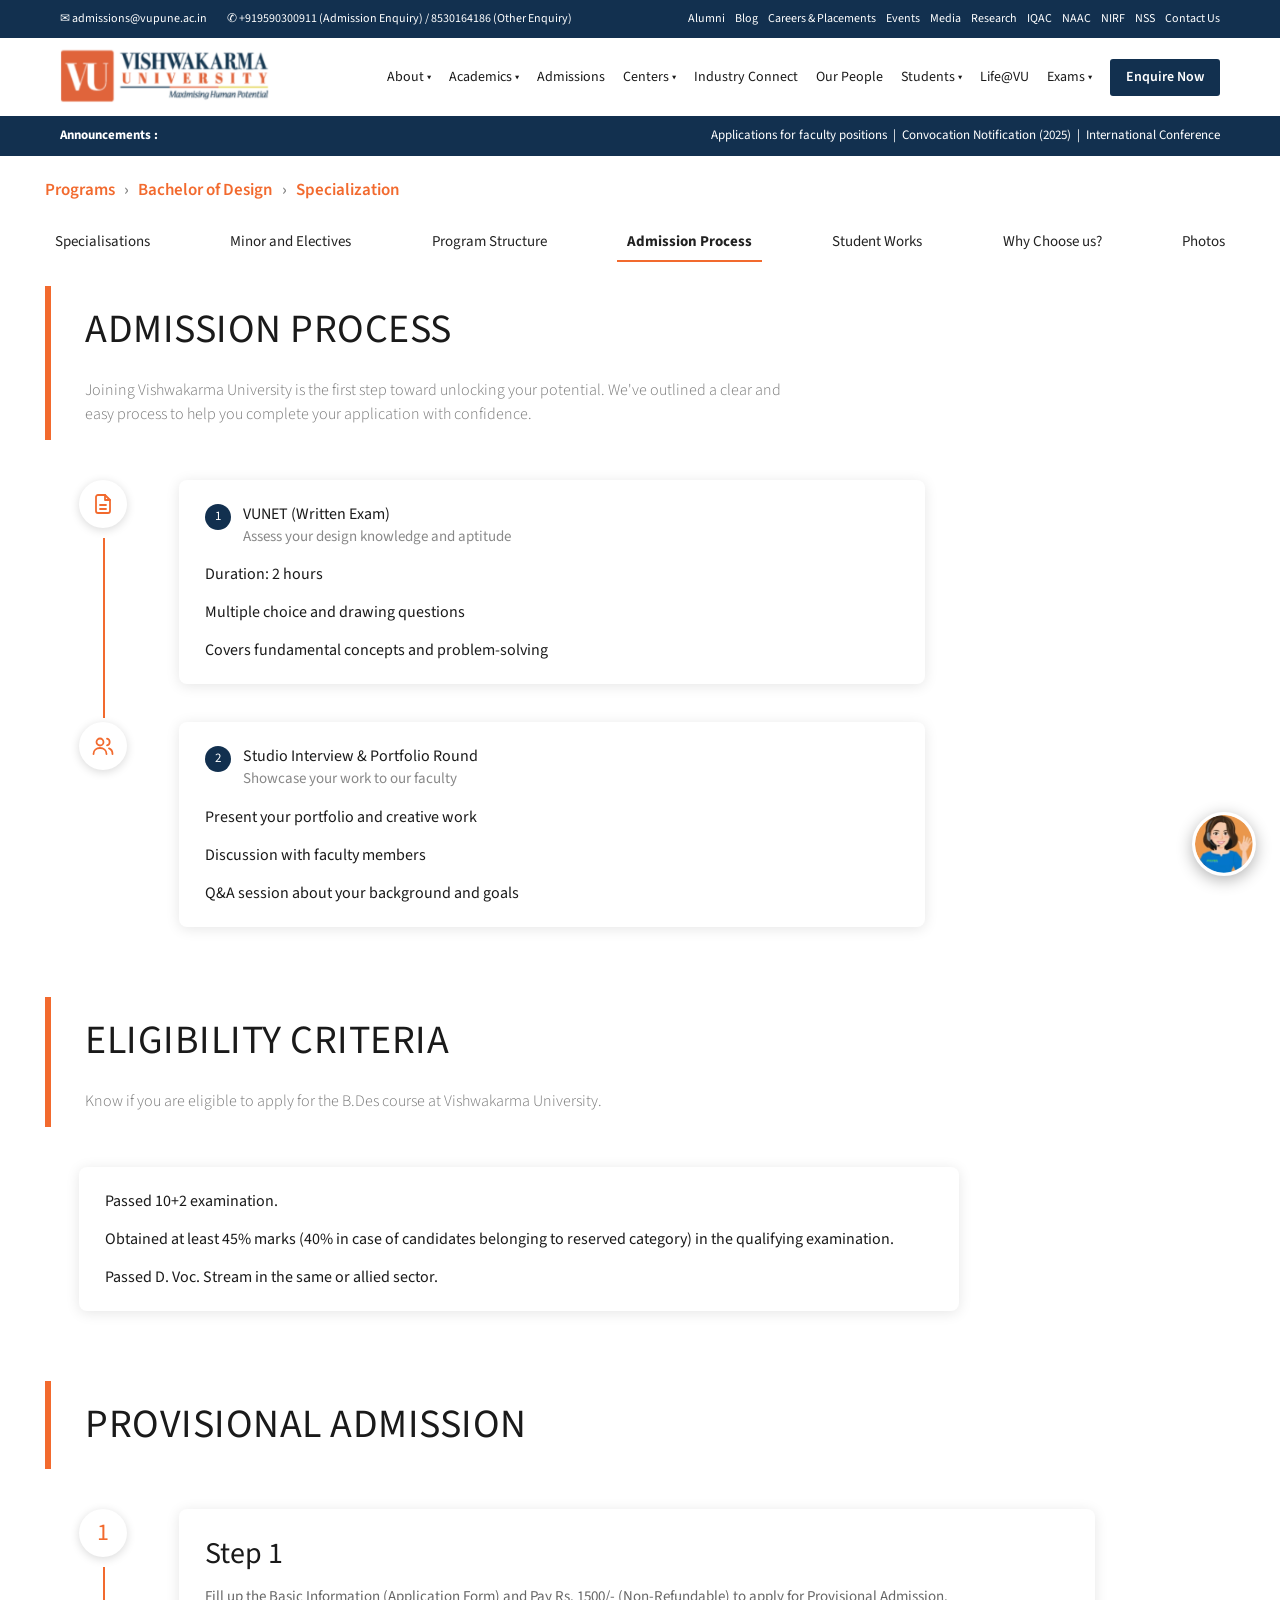
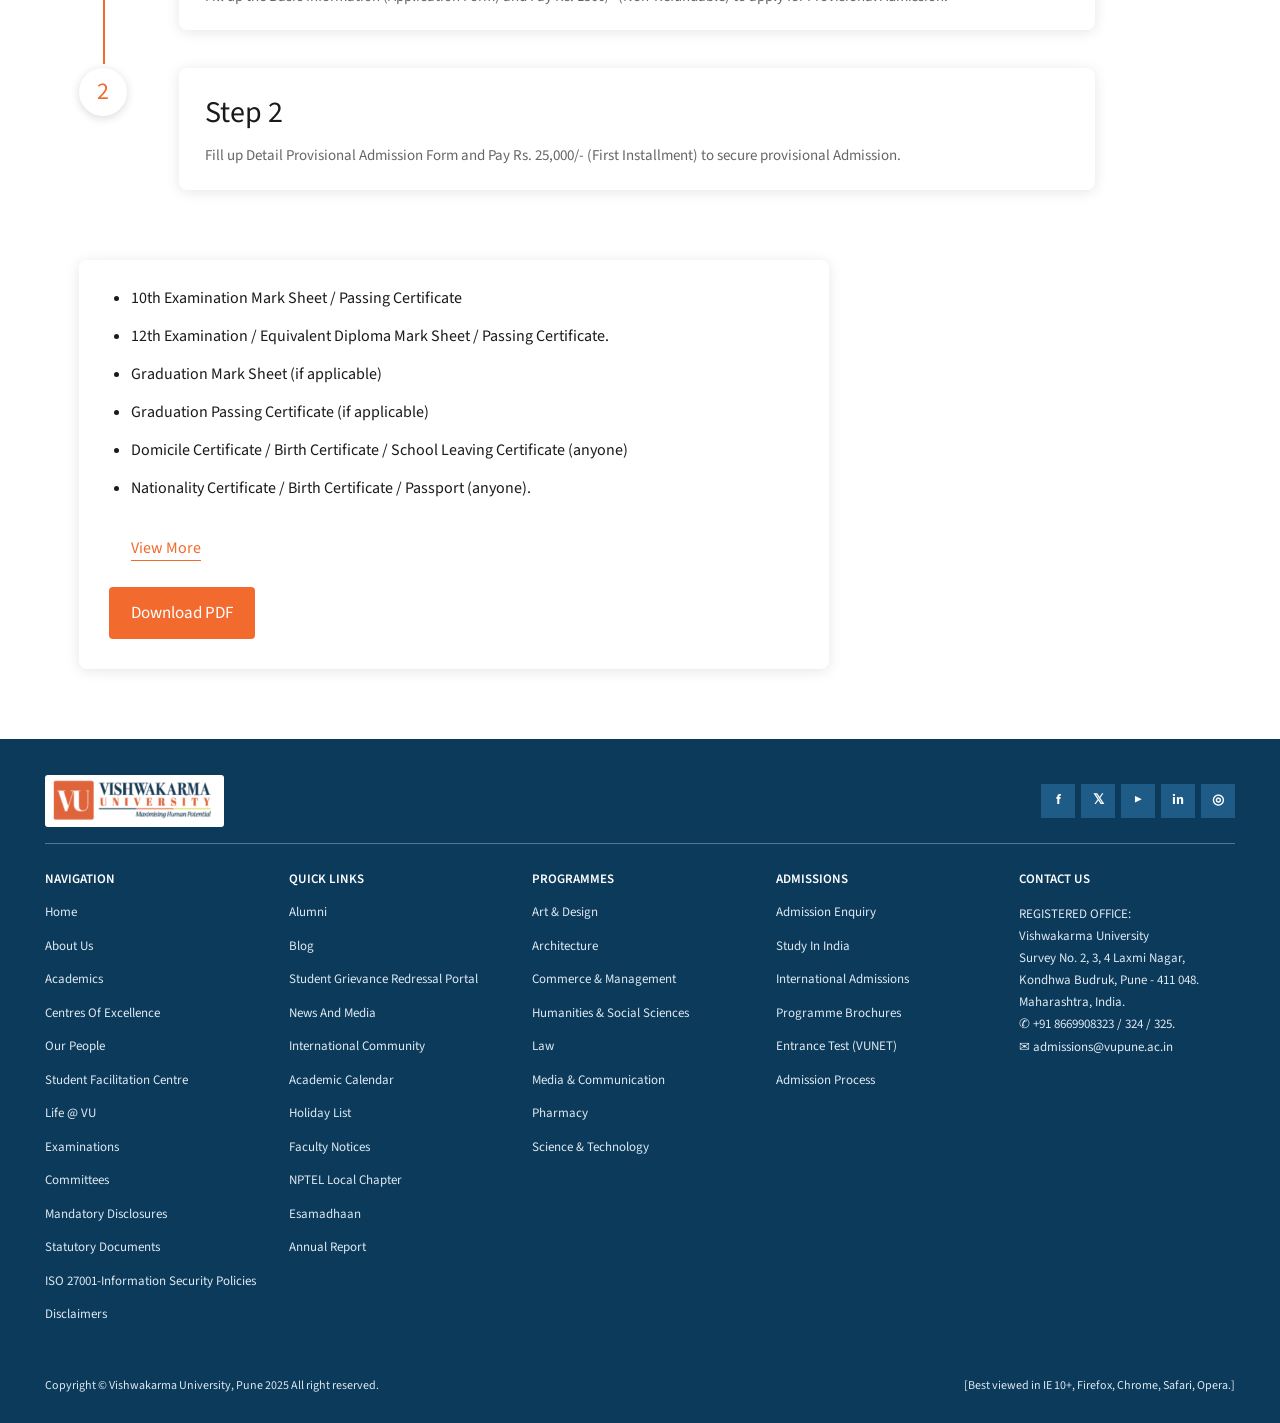
<file: pages/admission-process.html>
<!DOCTYPE html>
<html lang="en">
<head>
  <meta charset="UTF-8">
  <meta name="viewport" content="width=device-width, initial-scale=1.0">
  <title>Admission Process | B.Des | Vishwakarma University</title>
  <link href="https://fonts.googleapis.com/css2?family=Source+Sans+3:wght@300;400;600;700&display=swap" rel="stylesheet">
  <link rel="stylesheet" href="../css/admission-process.css">
</head>
<body>

  <!-- Contact strip -->
  <div class="ap-topstrip">
    <div class="ap-topstrip-left">
      <span>✉ admissions@vupune.ac.in</span>
      <span>✆ +919590300911 (Admission Enquiry) / 8530164186 (Other Enquiry)</span>
    </div>
    <div class="ap-topstrip-right">
      <a href="#">Alumni</a><a href="#">Blog</a><a href="#">Careers &amp; Placements</a><a href="#">Events</a><a href="#">Media</a><a href="#">Research</a><a href="#">IQAC</a><a href="#">NAAC</a><a href="#">NIRF</a><a href="#">NSS</a><a href="#">Contact Us</a>
    </div>
  </div>

  <!-- Main header -->
  <header class="ap-header">
    <img class="ap-logo" src="../site-assets/vu-logo.png" alt="Vishwakarma University">
    <nav class="ap-header-nav">
      <a href="#">About ▾</a><a href="#">Academics ▾</a><a href="#">Admissions</a><a href="#">Centers ▾</a><a href="#">Industry Connect</a><a href="#">Our People</a><a href="#">Students ▾</a><a href="#">Life@VU</a><a href="#">Exams ▾</a>
      <a href="#" class="ap-enquire">Enquire Now</a>
    </nav>
  </header>

  <!-- Announcement bar -->
  <div class="ap-announce">
    <strong>Announcements :</strong>
    <span>Applications for faculty positions &nbsp;|&nbsp; Convocation Notification (2025) &nbsp;|&nbsp; International Conference</span>
  </div>

  <!-- Breadcrumb -->
  <div class="ap-container">
    <div class="ap-breadcrumb">
      <a href="#">Programs</a> <span>›</span> <a href="#">Bachelor of Design</a> <span>›</span> <a href="#">Specialization</a>
    </div>

    <!-- Programme navigation -->
    <nav class="ap-prognav">
      <a href="../index.html">Specialisations</a>
      <a href="minor-electives.html">Minor and Electives</a>
      <a href="program-structure.html">Program Structure</a>
      <a href="admission-process.html" class="active">Admission Process</a>
      <a href="students-work.html">Student Works</a>
      <a href="#">Why Choose us?</a>
      <a href="photos.html">Photos</a>
    </nav>
  </div>

  <main class="ap-container">

    <!-- A. Admission Process -->
    <section class="ap-section">
      <div class="ap-heading">
        <h1>ADMISSION PROCESS</h1>
        <p>Joining Vishwakarma University is the first step toward unlocking your potential. We've outlined a clear and easy process to help you complete your application with confidence.</p>
      </div>

      <div class="ap-timeline">
        <div class="ap-step">
          <div class="ap-badge">
            <svg width="24" height="24" viewBox="0 0 24 24" fill="none" stroke="#f26a2e" stroke-width="1.8" stroke-linecap="round" stroke-linejoin="round"><path d="M14 3H7a2 2 0 0 0-2 2v14a2 2 0 0 0 2 2h10a2 2 0 0 0 2-2V8z"/><path d="M14 3v5h5"/><path d="M9 13h6M9 17h6"/></svg>
          </div>
          <div class="ap-card">
            <div class="ap-card-title"><span class="ap-num">1</span><div><h3>VUNET (Written Exam)</h3><p class="ap-sub">Assess your design knowledge and aptitude</p></div></div>
            <p>Duration: 2 hours</p>
            <p>Multiple choice and drawing questions</p>
            <p>Covers fundamental concepts and problem-solving</p>
          </div>
        </div>

        <div class="ap-step">
          <div class="ap-badge">
            <svg width="24" height="24" viewBox="0 0 24 24" fill="none" stroke="#f26a2e" stroke-width="1.8" stroke-linecap="round" stroke-linejoin="round"><circle cx="9" cy="8" r="3.5"/><path d="M2.5 20c0-3.6 2.9-6 6.5-6s6.5 2.4 6.5 6"/><path d="M16 4.6a3.5 3.5 0 0 1 0 6.8"/><path d="M18 14.3c2.2.7 3.5 2.6 3.5 5.7"/></svg>
          </div>
          <div class="ap-card">
            <div class="ap-card-title"><span class="ap-num">2</span><div><h3>Studio Interview &amp; Portfolio Round</h3><p class="ap-sub">Showcase your work to our faculty</p></div></div>
            <p>Present your portfolio and creative work</p>
            <p>Discussion with faculty members</p>
            <p>Q&amp;A session about your background and goals</p>
          </div>
        </div>
      </div>
    </section>

    <!-- D. Eligibility -->
    <section class="ap-section">
      <div class="ap-heading">
        <h1>ELIGIBILITY CRITERIA</h1>
        <p>Know if you are eligible to apply for the B.Des course at Vishwakarma University.</p>
      </div>
      <div class="ap-plain-card">
        <p>Passed 10+2 examination.</p>
        <p>Obtained at least 45% marks (40% in case of candidates belonging to reserved category) in the qualifying examination.</p>
        <p>Passed D. Voc. Stream in the same or allied sector.</p>
      </div>
    </section>

    <!-- E. Provisional Admission -->
    <section class="ap-section">
      <div class="ap-heading">
        <h1>PROVISIONAL ADMISSION</h1>
      </div>
      <div class="ap-timeline ap-timeline-wide">
        <div class="ap-step">
          <div class="ap-badge ap-badge-num">1</div>
          <div class="ap-card">
            <h2>Step 1</h2>
            <p>Fill up the Basic Information (Application Form) and Pay Rs. 1500/- (Non-Refundable) to apply for Provisional Admission.</p>
          </div>
        </div>
        <div class="ap-step">
          <div class="ap-badge ap-badge-num">2</div>
          <div class="ap-card">
            <h2>Step 2</h2>
            <p>Fill up Detail Provisional Admission Form and Pay Rs. 25,000/- (First Installment) to secure provisional Admission.</p>
          </div>
        </div>
      </div>
    </section>

    <!-- F. Document checklist -->
    <section class="ap-section">
      <div class="ap-docs">
        <ul>
          <li>10th Examination Mark Sheet / Passing Certificate</li>
          <li>12th Examination / Equivalent Diploma Mark Sheet / Passing Certificate.</li>
          <li>Graduation Mark Sheet (if applicable)</li>
          <li>Graduation Passing Certificate (if applicable)</li>
          <li>Domicile Certificate / Birth Certificate / School Leaving Certificate (anyone)</li>
          <li>Nationality Certificate / Birth Certificate / Passport (anyone).</li>
        </ul>
        <p class="ap-more-text" id="moreText">Carry original documents along with photocopies for verification.</p>
        <a href="#" class="ap-viewmore" id="viewMoreBtn">View More</a>
        <button type="button" class="ap-download" id="downloadBtn">Download PDF</button>
      </div>
    </section>
  </main>

  <!-- G. Footer -->
  <footer class="ap-footer">
    <div class="ap-footer-inner">
      <div class="ap-footer-top">
        <img class="ap-footer-logo" src="../site-assets/vu-logo.png" alt="Vishwakarma University">
        <div class="ap-social"><a href="#">f</a><a href="#">𝕏</a><a href="#">▶</a><a href="#">in</a><a href="#">◎</a></div>
      </div>
      <div class="ap-footer-cols">
        <div><h4>NAVIGATION</h4><a href="#">Home</a><a href="#">About Us</a><a href="#">Academics</a><a href="#">Centres Of Excellence</a><a href="#">Our People</a><a href="#">Student Facilitation Centre</a><a href="#">Life @ VU</a><a href="#">Examinations</a><a href="#">Committees</a><a href="#">Mandatory Disclosures</a><a href="#">Statutory Documents</a><a href="#">ISO 27001-Information Security Policies</a><a href="#">Disclaimers</a></div>
        <div><h4>QUICK LINKS</h4><a href="#">Alumni</a><a href="#">Blog</a><a href="#">Student Grievance Redressal Portal</a><a href="#">News And Media</a><a href="#">International Community</a><a href="#">Academic Calendar</a><a href="#">Holiday List</a><a href="#">Faculty Notices</a><a href="#">NPTEL Local Chapter</a><a href="#">Esamadhaan</a><a href="#">Annual Report</a></div>
        <div><h4>PROGRAMMES</h4><a href="#">Art &amp; Design</a><a href="#">Architecture</a><a href="#">Commerce &amp; Management</a><a href="#">Humanities &amp; Social Sciences</a><a href="#">Law</a><a href="#">Media &amp; Communication</a><a href="#">Pharmacy</a><a href="#">Science &amp; Technology</a></div>
        <div><h4>ADMISSIONS</h4><a href="#">Admission Enquiry</a><a href="#">Study In India</a><a href="#">International Admissions</a><a href="#">Programme Brochures</a><a href="#">Entrance Test (VUNET)</a><a href="admission-process.html">Admission Process</a></div>
        <div class="ap-contact">
          <h4>CONTACT US</h4>
          <p>REGISTERED OFFICE:<br>Vishwakarma University<br>Survey No. 2, 3, 4 Laxmi Nagar, Kondhwa Budruk, Pune - 411 048. Maharashtra, India.<br>✆ +91 8669908323 / 324 / 325.<br>✉ admissions@vupune.ac.in</p>
          <iframe title="Map" loading="lazy" src="https://maps.google.com/maps?q=Vishwakarma+University+Pune&output=embed"></iframe>
        </div>
      </div>
    </div>
    <div class="ap-footer-bottom">
      <span>Copyright © Vishwakarma University, Pune 2025 All right reserved.</span>
      <span>[Best viewed in IE 10+, Firefox, Chrome, Safari, Opera.]</span>
    </div>
  </footer>

  <!-- Vidya floating assistant -->
  <button type="button" class="vidya-fab" id="vidyaFab" aria-label="Open Vidya chat">
    <img src="../Images%20and%20assets/vidya.png" alt="Vidya">
  </button>

  <div class="vidya-panel" id="vidyaPanel" aria-hidden="true">
    <div class="vidya-header">
      <img src="../Images%20and%20assets/VidyaChat.png" alt="Vidya">
      <div class="vidya-title"><strong>Vidya</strong><small>Virtual assistant</small></div>
      <button type="button" class="vidya-close" id="vidyaClose" aria-label="Close chat">×</button>
    </div>
    <div class="vidya-messages" id="vidyaMessages">
      <div class="vidya-msg bot">Hello, I am Vidya, your Virtual Admissions Counsellor. Let's Talk!</div>
    </div>
    <div class="vidya-input">
      <input type="text" id="vidyaInput" placeholder="Ask Vidya..." autocomplete="off">
      <button type="button" id="vidyaSend" aria-label="Send message">➤</button>
    </div>
  </div>

 <script>
document.addEventListener("DOMContentLoaded", function () {
  var fab = document.getElementById("vidyaFab");
  var panel = document.getElementById("vidyaPanel");
  var closeBtn = document.getElementById("vidyaClose");
  var messages = document.getElementById("vidyaMessages");
  var input = document.getElementById("vidyaInput");
  var sendBtn = document.getElementById("vidyaSend");

  function openChat() {
    panel.classList.add("open");
    panel.setAttribute("aria-hidden", "false");
    input.focus();
  }
  function closeChat() {
    panel.classList.remove("open");
    panel.setAttribute("aria-hidden", "true");
  }
  function addMessage(text, who) {
    var div = document.createElement("div");
    div.className = "vidya-msg " + who;
    div.textContent = text;
    messages.appendChild(div);
    messages.scrollTop = messages.scrollHeight;
  }
  function sendMessage() {
    var text = input.value.trim();
    if (text === "") return;
    addMessage(text, "user");
    input.value = "";
    setTimeout(function () {
      addMessage("Thank you for your question! An admissions counsellor will get back to you soon. For urgent queries, please call +91 9590300911.", "bot");
    }, 600);
  }

  fab.addEventListener("click", function (e) {
    e.stopPropagation();
    if (panel.classList.contains("open")) { closeChat(); } else { openChat(); }
  });
  closeBtn.addEventListener("click", closeChat);
  panel.addEventListener("click", function (e) { e.stopPropagation(); });
  document.addEventListener("click", closeChat);
  document.addEventListener("keydown", function (e) {
    if (e.key === "Escape") closeChat();
  });
  sendBtn.addEventListener("click", sendMessage);
  input.addEventListener("keydown", function (e) {
    if (e.key === "Enter") sendMessage();
  });

  var moreBtn = document.getElementById("viewMoreBtn");
  var moreText = document.getElementById("moreText");
  moreBtn.addEventListener("click", function (e) {
    e.preventDefault();
    moreText.classList.toggle("show");
    moreBtn.textContent = moreText.classList.contains("show") ? "View Less" : "View More";
  });

  document.getElementById("downloadBtn").addEventListener("click", function () {
    alert("The admission checklist PDF will be available soon.");
  });
});
</script>
</body>
</html>
</file>
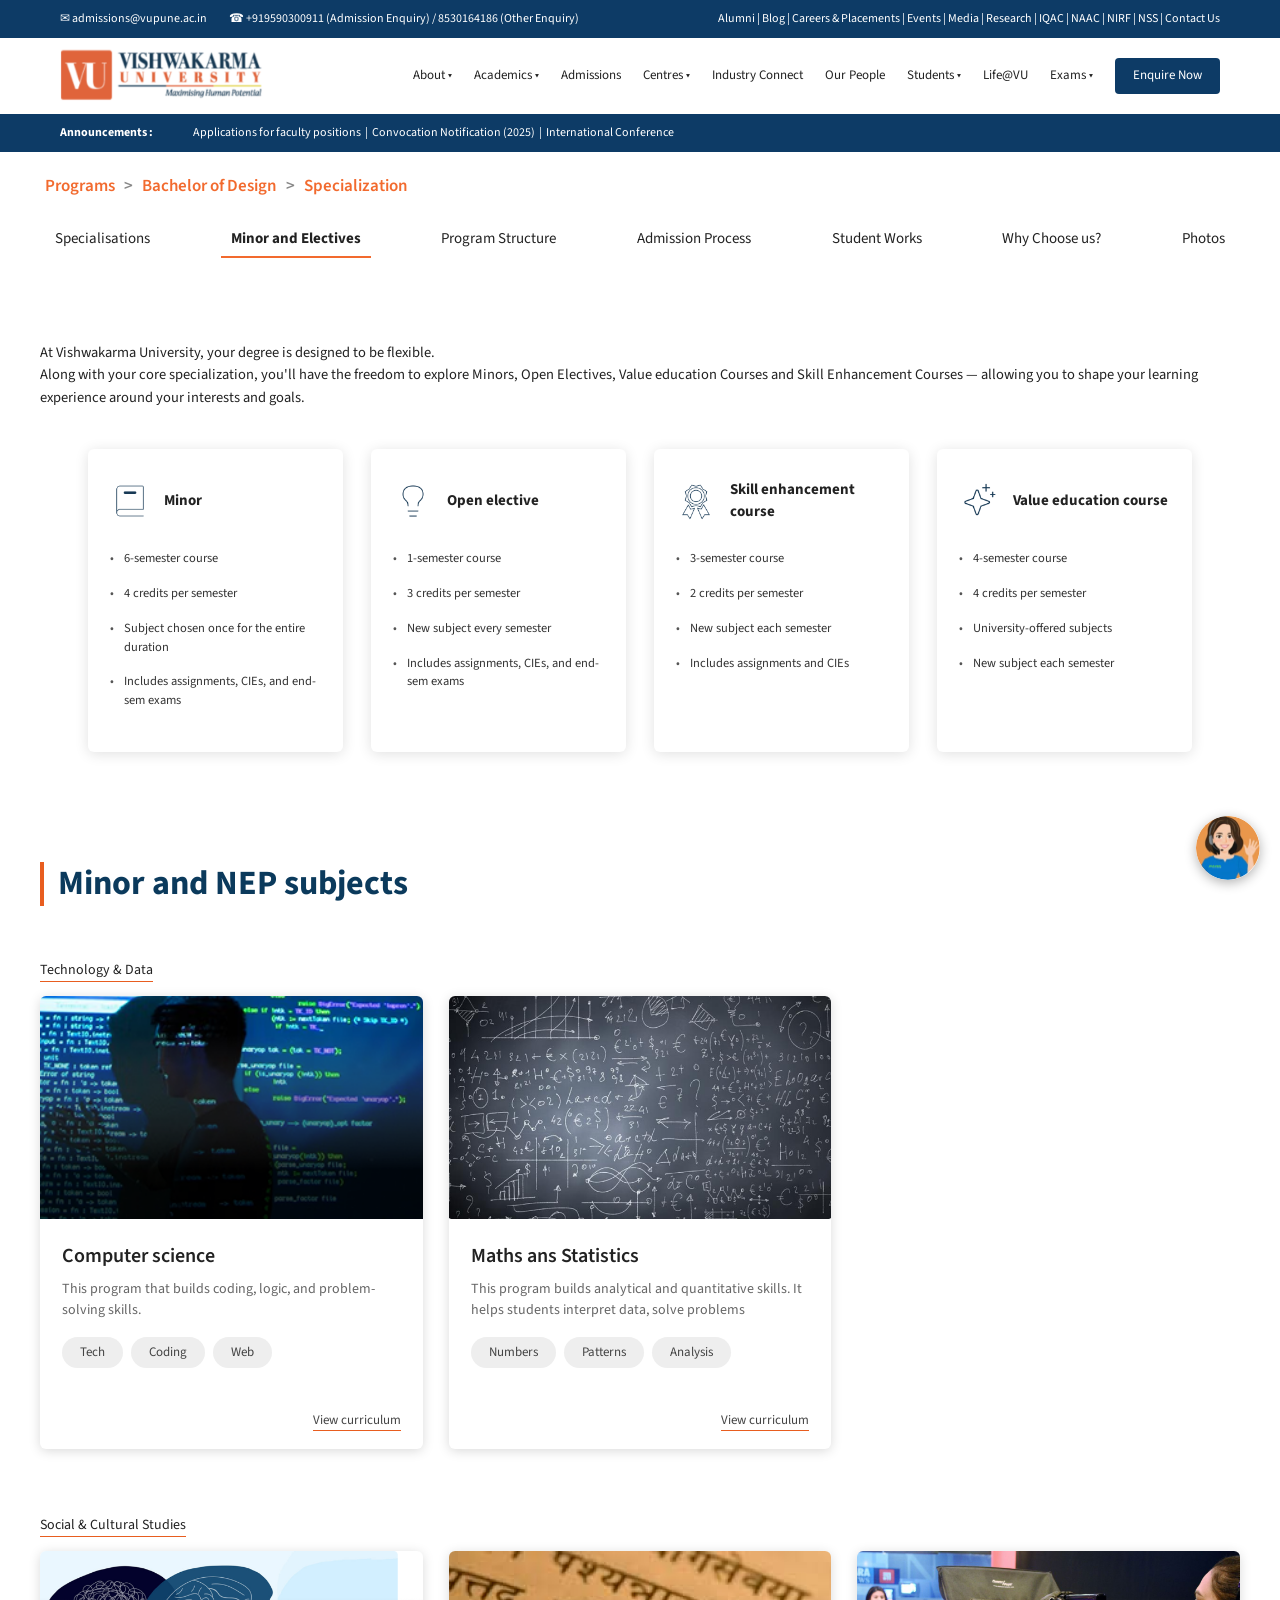
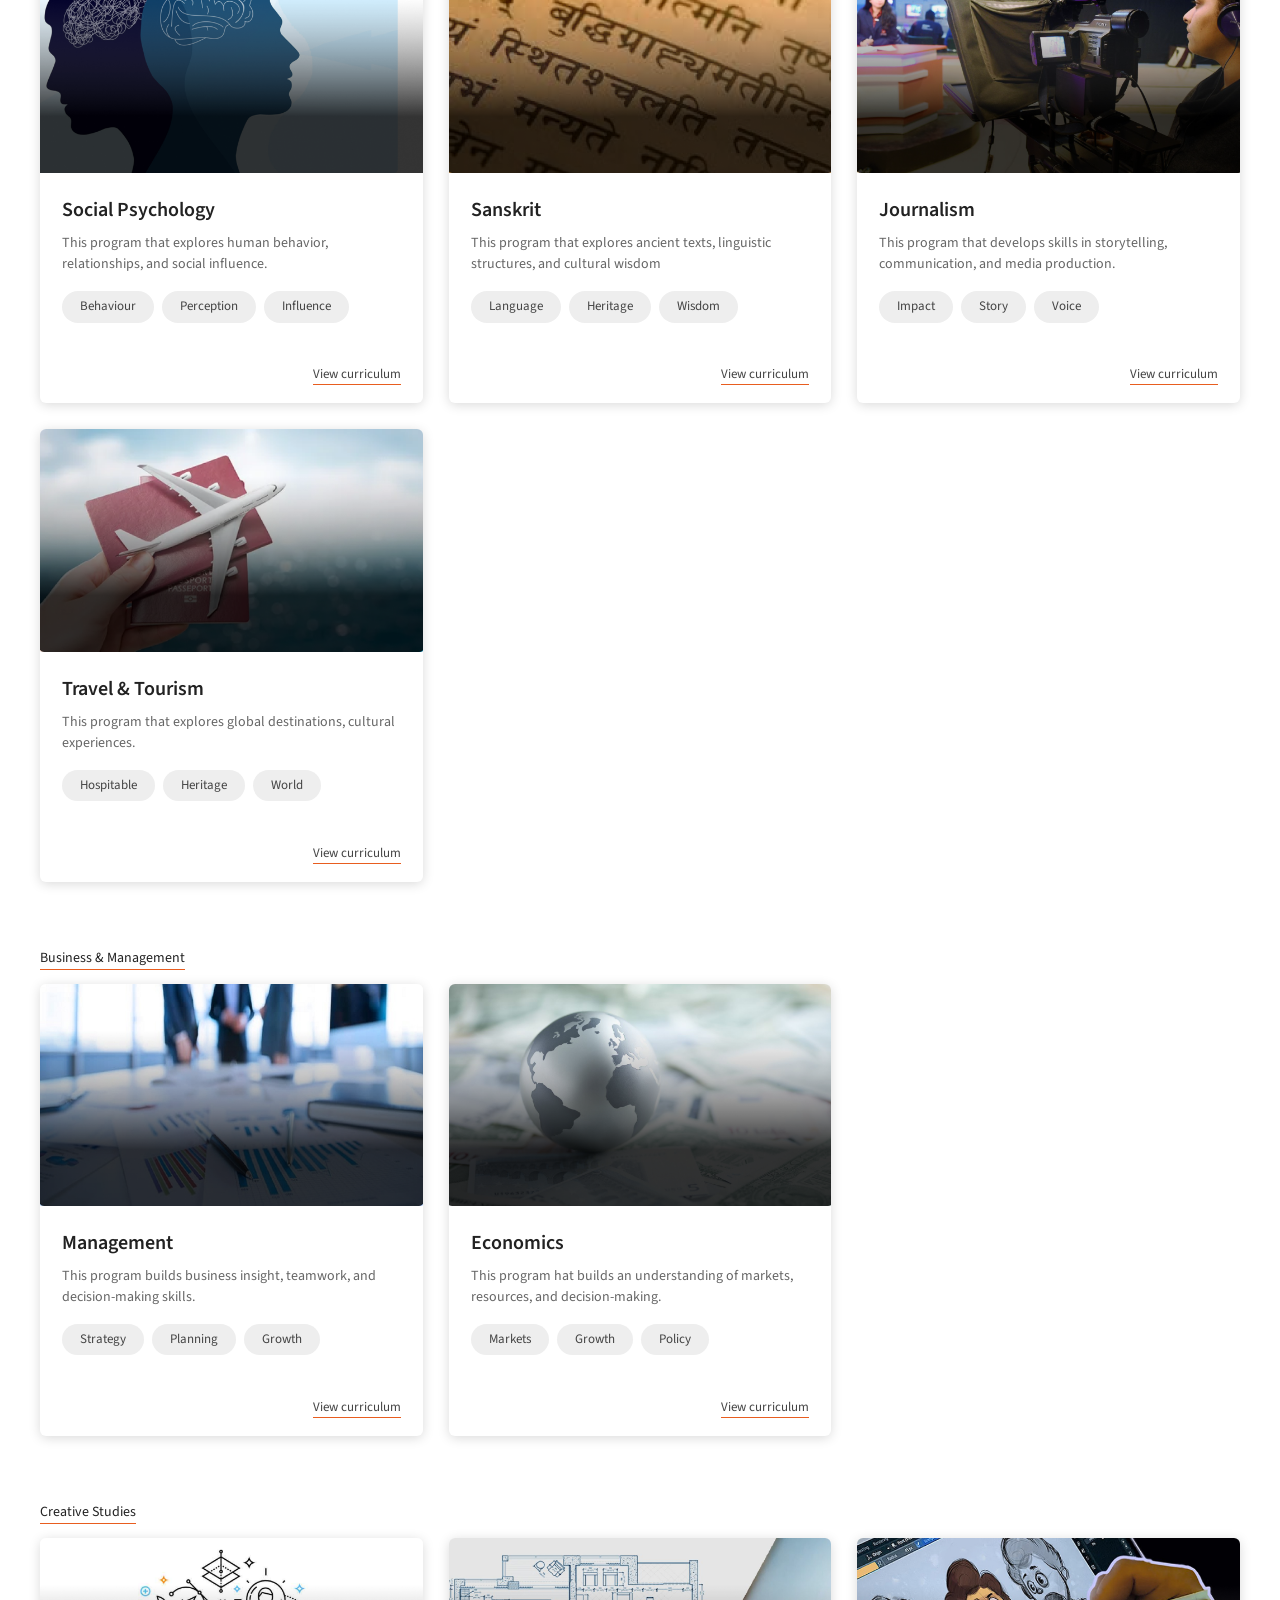
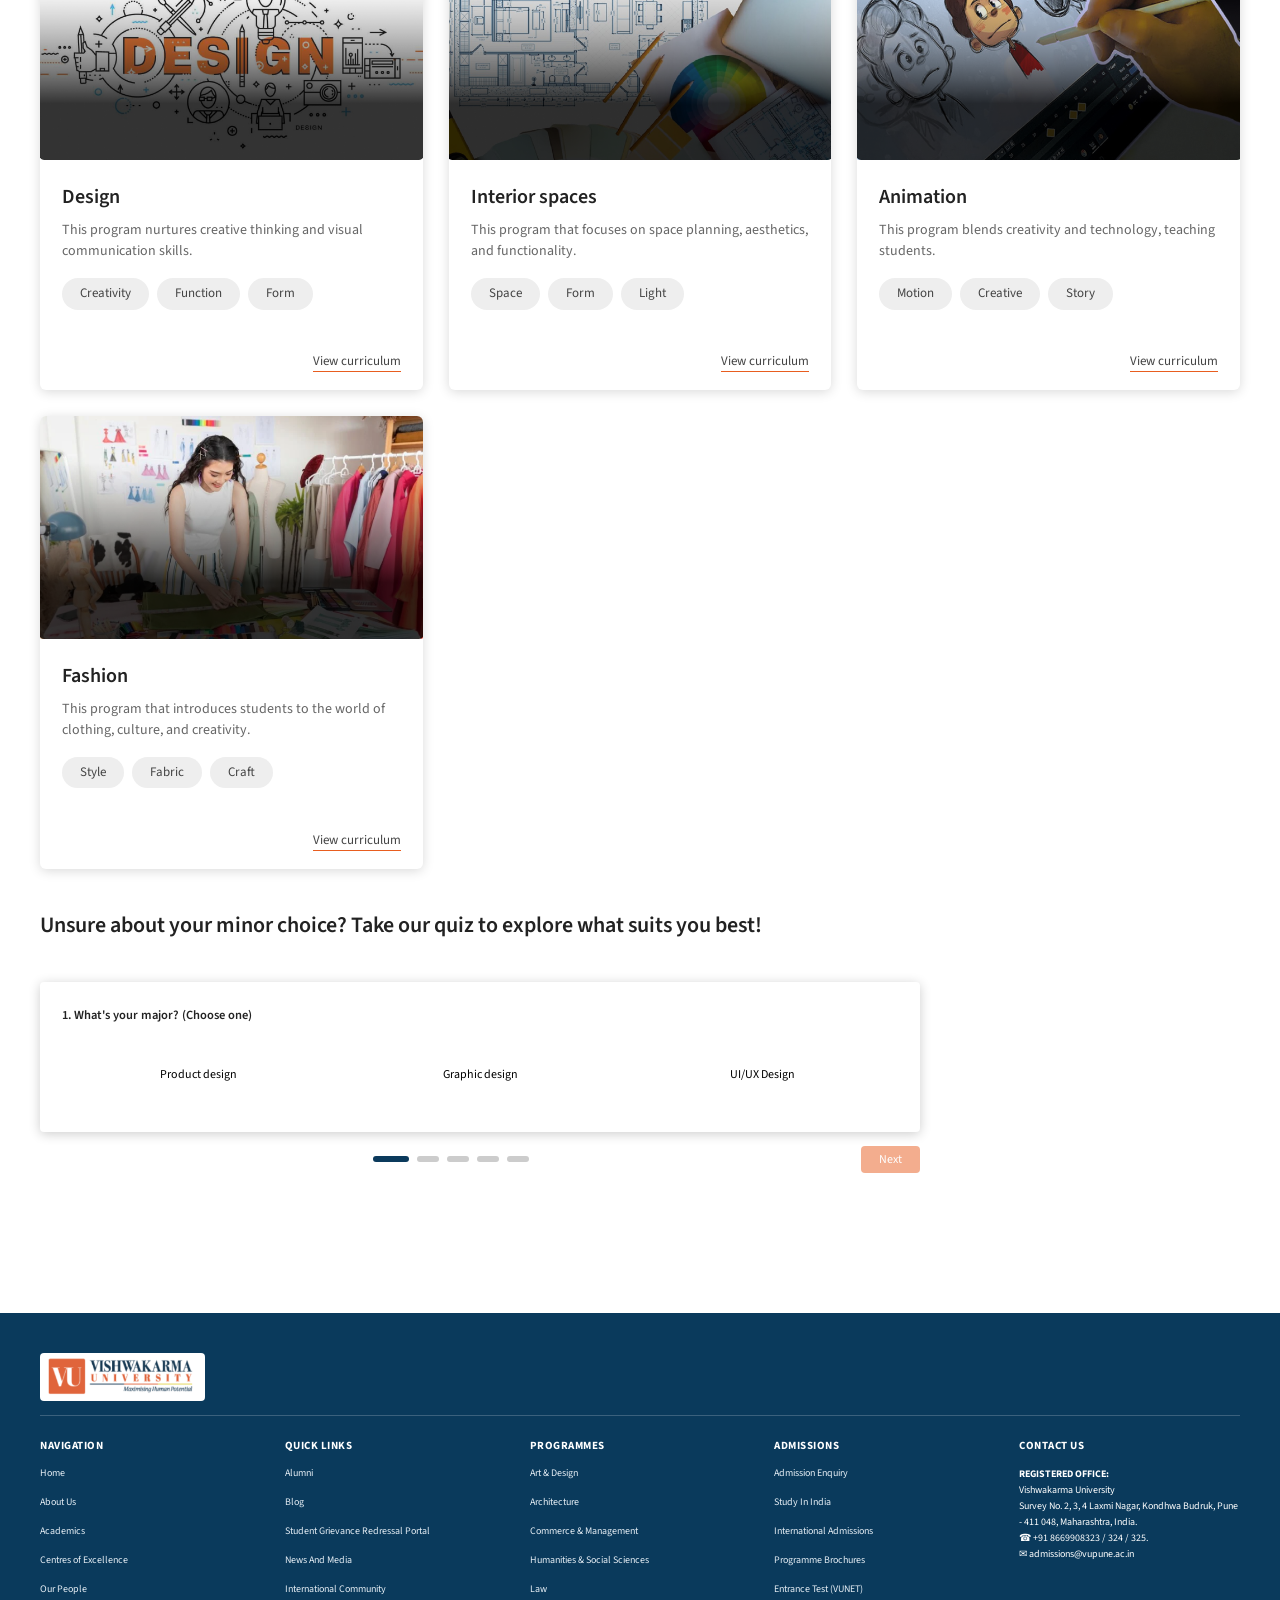
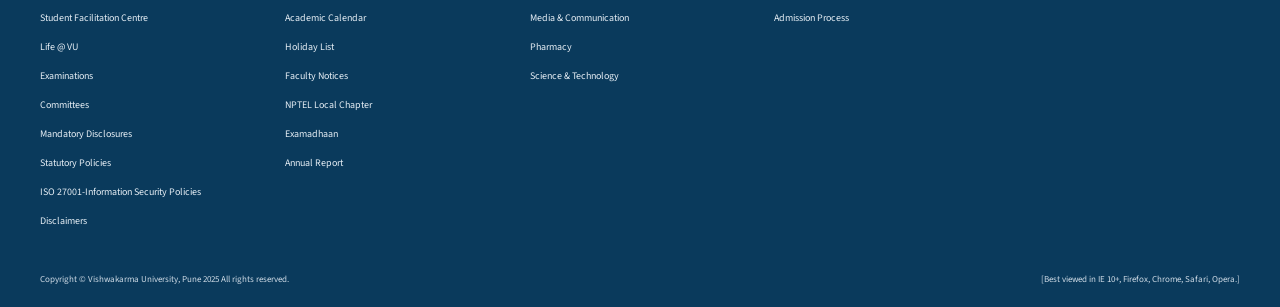
<file: pages/minor-electives.html>
<!DOCTYPE html>
<html lang="en">
<head>
  <meta charset="UTF-8">
  <meta name="viewport" content="width=device-width, initial-scale=1.0">
  <title>Minor and Electives | Bachelor of Design | Vishwakarma University</title>
  <link rel="preconnect" href="https://fonts.googleapis.com">
  <link href="https://fonts.googleapis.com/css2?family=Source+Sans+Pro:wght@400;600;700&display=swap" rel="stylesheet">
  <link rel="stylesheet" href="../css/minor-electives.css">
</head>
<body>

  <!-- CONTACT STRIP -->
  <div class="contact-strip">
    <div class="strip-left">
      <span>&#9993; admissions@vupune.ac.in</span>
      <span>&#9742; +919590300911 (Admission Enquiry) / 8530164186 (Other Enquiry)</span>
    </div>
    <div class="strip-right">Alumni | Blog | Careers &amp; Placements | Events | Media | Research | IQAC | NAAC | NIRF | NSS | Contact Us</div>
  </div>

  <!-- HEADER -->
  <header class="site-header">
    <img src="../site-assets/vu-logo.png" alt="Vishwakarma University" class="logo">
    <nav class="main-menu">
      <a href="#">About &#9662;</a>
      <a href="#">Academics &#9662;</a>
      <a href="#">Admissions</a>
      <a href="#">Centres &#9662;</a>
      <a href="#">Industry Connect</a>
      <a href="#">Our People</a>
      <a href="#">Students &#9662;</a>
      <a href="#">Life@VU</a>
      <a href="#">Exams &#9662;</a>
      <a href="admission-process.html" class="enquire">Enquire Now</a>
    </nav>
  </header>

  <!-- ANNOUNCEMENT BAR -->
  <div class="announce-bar">
    <strong>Announcements :</strong>
    <span>Applications for faculty positions &nbsp;|&nbsp; Convocation Notification (2025) &nbsp;|&nbsp; International Conference</span>
  </div>

  <!-- BREADCRUMB -->
  <div class="breadcrumb">
    <a href="../index.html">Programs</a> <span>&gt;</span>
    <a href="../index.html">Bachelor of Design</a> <span>&gt;</span>
    <a href="../index.html">Specialization</a>
  </div>

  <!-- PROGRAMME NAV -->
  <nav class="programme-nav">
    <a href="../index.html">Specialisations</a>
    <a href="minor-electives.html" class="active">Minor and Electives</a>
    <a href="program-structure.html">Program Structure</a>
    <a href="admission-process.html">Admission Process</a>
    <a href="students-work.html">Student Works</a>
    <a href="#">Why Choose us?</a>
    <a href="photos.html">Photos</a>
  </nav>

  <main>

    <!-- INTRO -->
    <section class="intro">
      <p>At Vishwakarma University, your degree is designed to be flexible.<br>
      Along with your core specialization, you'll have the freedom to explore Minors, Open Electives, Value education Courses and Skill Enhancement Courses &mdash; allowing you to shape your learning experience around your interests and goals.</p>
    </section>

    <!-- FOUR INFO CARDS -->
    <section class="info-cards">
      <div class="info-card">
        <div class="info-head"><img src="../Images%20and%20assets/minor%20icon.png" alt=""><h3>Minor</h3></div>
        <ul>
          <li>6-semester course</li>
          <li>4 credits per semester</li>
          <li>Subject chosen once for the entire duration</li>
          <li>Includes assignments, CIEs, and end-sem exams</li>
        </ul>
      </div>
      <div class="info-card">
        <div class="info-head"><img src="../Images%20and%20assets/Open%20elective%20icon%20.png" alt=""><h3>Open elective</h3></div>
        <ul>
          <li>1-semester course</li>
          <li>3 credits per semester</li>
          <li>New subject every semester</li>
          <li>Includes assignments, CIEs, and end-sem exams</li>
        </ul>
      </div>
      <div class="info-card">
        <div class="info-head"><img src="../Images%20and%20assets/Skill%20enchancment%20icon.png" alt=""><h3>Skill enhancement course</h3></div>
        <ul>
          <li>3-semester course</li>
          <li>2 credits per semester</li>
          <li>New subject each semester</li>
          <li>Includes assignments and CIEs</li>
        </ul>
      </div>
      <div class="info-card">
        <div class="info-head"><img src="../Images%20and%20assets/value%20education%20course%20icon%20.png" alt=""><h3>Value education course</h3></div>
        <ul>
          <li>4-semester course</li>
          <li>4 credits per semester</li>
          <li>University-offered subjects</li>
          <li>New subject each semester</li>
        </ul>
      </div>
    </section>

    <!-- MINOR AND NEP SUBJECTS -->
    <h2 class="section-title">Minor and NEP subjects</h2>

    <!-- Technology & Data -->
    <h3 class="group-title">Technology &amp; Data</h3>
    <section class="subject-grid">
      <article class="subject-card">
      <img src="../Images%20and%20assets/computer%20science.png" alt="Computer science" onerror="var n=['computer%20science%20.png','Computer%20science.png','Computer%20Science.png','computer-science.png','computer%20science.jpg','computer%20science.jpeg','computer.png','cs.png'];var i=(this.dataset.i||0)*1;if(i<n.length){this.dataset.i=i+1;this.src='../Images%20and%20assets/'+n[i];}">
        <div class="card-body">
          <h4>Computer science</h4>
          <p>This program that builds coding, logic, and problem-solving skills.</p>
          <div class="tags"><span>Tech</span><span>Coding</span><span>Web</span></div>
          <button type="button" class="view-btn" data-subject="computer-science">View curriculum</button>
        </div>
      </article>
      <article class="subject-card">
        <img src="../Images%20and%20assets/maths%20ans%20statsitics.png" alt="Maths and Statistics">
        <div class="card-body">
          <h4>Maths ans Statistics</h4>
          <p>This program builds analytical and quantitative skills. It helps students interpret data, solve problems</p>
          <div class="tags"><span>Numbers</span><span>Patterns</span><span>Analysis</span></div>
          <button type="button" class="view-btn" data-subject="maths-statistics">View curriculum</button>
        </div>
      </article>
    </section>

    <!-- Social & Cultural Studies -->
    <h3 class="group-title">Social &amp; Cultural Studies</h3>
    <section class="subject-grid">
      <article class="subject-card">
        <img src="../Images%20and%20assets/social%20psychology.png" alt="Social Psychology">
        <div class="card-body">
          <h4>Social Psychology</h4>
          <p>This program that explores human behavior, relationships, and social influence.</p>
          <div class="tags"><span>Behaviour</span><span>Perception</span><span>Influence</span></div>
          <button type="button" class="view-btn" data-subject="social-psychology">View curriculum</button>
        </div>
      </article>
      <article class="subject-card">
        <img src="../Images%20and%20assets/sanskrit.png" alt="Sanskrit">
        <div class="card-body">
          <h4>Sanskrit</h4>
          <p>This program that explores ancient texts, linguistic structures, and cultural wisdom</p>
          <div class="tags"><span>Language</span><span>Heritage</span><span>Wisdom</span></div>
          <button type="button" class="view-btn" data-subject="sanskrit">View curriculum</button>
        </div>
      </article>
      <article class="subject-card">
        <img src="../Images%20and%20assets/journalism.png" alt="Journalism">
        <div class="card-body">
          <h4>Journalism</h4>
          <p>This program that develops skills in storytelling, communication, and media production.</p>
          <div class="tags"><span>Impact</span><span>Story</span><span>Voice</span></div>
          <button type="button" class="view-btn" data-subject="journalism">View curriculum</button>
        </div>
      </article>
      <article class="subject-card">
        <img src="../Images%20and%20assets/travel%20and%20tourism.png" alt="Travel and Tourism">
        <div class="card-body">
          <h4>Travel &amp; Tourism</h4>
          <p>This program that explores global destinations, cultural experiences.</p>
          <div class="tags"><span>Hospitable</span><span>Heritage</span><span>World</span></div>
          <button type="button" class="view-btn" data-subject="travel-tourism">View curriculum</button>
        </div>
      </article>
    </section>

    <!-- Business & Management -->
    <h3 class="group-title">Business &amp; Management</h3>
    <section class="subject-grid">
      <article class="subject-card">
        <img src="../Images%20and%20assets/management.png" alt="Management">
        <div class="card-body">
          <h4>Management</h4>
          <p>This program builds business insight, teamwork, and decision-making skills.</p>
          <div class="tags"><span>Strategy</span><span>Planning</span><span>Growth</span></div>
          <button type="button" class="view-btn" data-subject="management">View curriculum</button>
        </div>
      </article>
      <article class="subject-card">
        <img src="../Images%20and%20assets/economics.png" alt="Economics">
        <div class="card-body">
          <h4>Economics</h4>
          <p>This program hat builds an understanding of markets, resources, and decision-making.</p>
          <div class="tags"><span>Markets</span><span>Growth</span><span>Policy</span></div>
          <button type="button" class="view-btn" data-subject="economics">View curriculum</button>
        </div>
      </article>
    </section>

    <!-- Creative Studies -->
    <h3 class="group-title">Creative Studies</h3>
    <section class="subject-grid">
      <article class="subject-card">
        <img src="../Images%20and%20assets/design.png" alt="Design">
        <div class="card-body">
          <h4>Design</h4>
          <p>This program nurtures creative thinking and visual communication skills.</p>
          <div class="tags"><span>Creativity</span><span>Function</span><span>Form</span></div>
          <button type="button" class="view-btn" data-subject="design">View curriculum</button>
        </div>
      </article>
      <article class="subject-card">
        <img src="../Images%20and%20assets/interior%20spaces.png" alt="Interior spaces">
        <div class="card-body">
          <h4>Interior spaces</h4>
          <p>This program that focuses on space planning, aesthetics, and functionality.</p>
          <div class="tags"><span>Space</span><span>Form</span><span>Light</span></div>
          <button type="button" class="view-btn" data-subject="interior-spaces">View curriculum</button>
        </div>
      </article>
      <article class="subject-card">
        <img src="../Images%20and%20assets/animation.png" alt="Animation">
        <div class="card-body">
          <h4>Animation</h4>
          <p>This program blends creativity and technology, teaching students.</p>
          <div class="tags"><span>Motion</span><span>Creative</span><span>Story</span></div>
          <button type="button" class="view-btn" data-subject="animation">View curriculum</button>
        </div>
      </article>
      <article class="subject-card">
        <img src="../Images%20and%20assets/fashion.png" alt="Fashion">
        <div class="card-body">
          <h4>Fashion</h4>
          <p>This program that introduces students to the world of clothing, culture, and creativity.</p>
          <div class="tags"><span>Style</span><span>Fabric</span><span>Craft</span></div>
          <button type="button" class="view-btn" data-subject="fashion">View curriculum</button>
        </div>
      </article>
    </section>

    <!-- QUIZ -->
    <h2 class="quiz-title">Unsure about your minor choice? Take our quiz to explore what suits you best!</h2>
    <section class="quiz-wrap">
      <div class="quiz-card" id="quizCard">
        <p class="quiz-question" id="quizQuestion"></p>
        <div class="quiz-options" id="quizOptions"></div>
      </div>
      <div class="quiz-footer">
        <div class="quiz-dots" id="quizDots"></div>
        <button type="button" class="quiz-next" id="quizNext">Next</button>
      </div>
    </section>

  </main>

  <!-- FOOTER -->
  <footer class="site-footer">
    <div class="footer-inner">
      <div class="footer-top">
        <img src="../site-assets/vu-logo.png" alt="Vishwakarma University" class="footer-logo">
      </div>
      <div class="footer-cols">
        <div>
          <h5>NAVIGATION</h5>
          <a href="#">Home</a><a href="#">About Us</a><a href="#">Academics</a><a href="#">Centres of Excellence</a><a href="#">Our People</a><a href="#">Student Facilitation Centre</a><a href="#">Life @ VU</a><a href="#">Examinations</a><a href="#">Committees</a><a href="#">Mandatory Disclosures</a><a href="#">Statutory Policies</a><a href="#">ISO 27001-Information Security Policies</a><a href="#">Disclaimers</a>
        </div>
        <div>
          <h5>QUICK LINKS</h5>
          <a href="#">Alumni</a><a href="#">Blog</a><a href="#">Student Grievance Redressal Portal</a><a href="#">News And Media</a><a href="#">International Community</a><a href="#">Academic Calendar</a><a href="#">Holiday List</a><a href="#">Faculty Notices</a><a href="#">NPTEL Local Chapter</a><a href="#">Examadhaan</a><a href="#">Annual Report</a>
        </div>
        <div>
          <h5>PROGRAMMES</h5>
          <a href="#">Art &amp; Design</a><a href="#">Architecture</a><a href="#">Commerce &amp; Management</a><a href="#">Humanities &amp; Social Sciences</a><a href="#">Law</a><a href="#">Media &amp; Communication</a><a href="#">Pharmacy</a><a href="#">Science &amp; Technology</a>
        </div>
        <div>
          <h5>ADMISSIONS</h5>
          <a href="admission-process.html">Admission Enquiry</a><a href="#">Study In India</a><a href="#">International Admissions</a><a href="#">Programme Brochures</a><a href="#">Entrance Test (VUNET)</a><a href="admission-process.html">Admission Process</a>
        </div>
        <div>
          <h5>CONTACT US</h5>
          <p class="contact-text"><strong>REGISTERED OFFICE:</strong><br>Vishwakarma University<br>Survey No. 2, 3, 4 Laxmi Nagar, Kondhwa Budruk, Pune - 411 048, Maharashtra, India.<br>&#9742; +91 8669908323 / 324 / 325.<br>&#9993; admissions@vupune.ac.in</p>
        </div>
      </div>
      <div class="footer-bottom">
        <span>Copyright &copy; Vishwakarma University, Pune 2025 All rights reserved.</span>
        <span>[Best viewed in IE 10+, Firefox, Chrome, Safari, Opera.]</span>
      </div>
    </div>
  </footer>

  <!-- CURRICULUM OVERLAY -->
  <div class="overlay" id="curriculumOverlay" aria-hidden="true">
    <div class="modal" role="dialog" aria-modal="true" aria-labelledby="modalTitle">
      <div class="modal-head">
        <h2 id="modalTitle">Subject</h2>
        <button type="button" class="modal-close" id="modalClose" aria-label="Close">x</button>
      </div>
      <div class="modal-body" id="modalBody"></div>
    </div>
  </div>

  <!-- VIDYA ASSISTANT -->
  <div class="vidya-panel" id="vidyaPanel" aria-hidden="true">
    <div class="vidya-head">
      <img src="../Images%20and%20assets/VidyaChat.png" alt="">
      <div><strong>Vidya</strong><small>Virtual assistant</small></div>
      <button type="button" id="vidyaClose" aria-label="Close chat">&times;</button>
    </div>
    <div class="vidya-messages" id="vidyaMessages">
      <div class="msg bot">Hello, I am Vidya, your Virtual Admissions Counsellor. Let's Talk!</div>
    </div>
    <form class="vidya-input" id="vidyaForm">
      <input type="text" id="vidyaText" placeholder="Ask Vidya..." autocomplete="off">
      <button type="submit" aria-label="Send">&#10148;</button>
    </form>
  </div>
  <button type="button" class="vidya-btn" id="vidyaBtn" aria-label="Open Vidya chat">
    <img src="../Images%20and%20assets/vidya.png" alt="Vidya">
  </button>

  <script src="../js/minor-electives.js"></script>
</body>
</html>
</file>
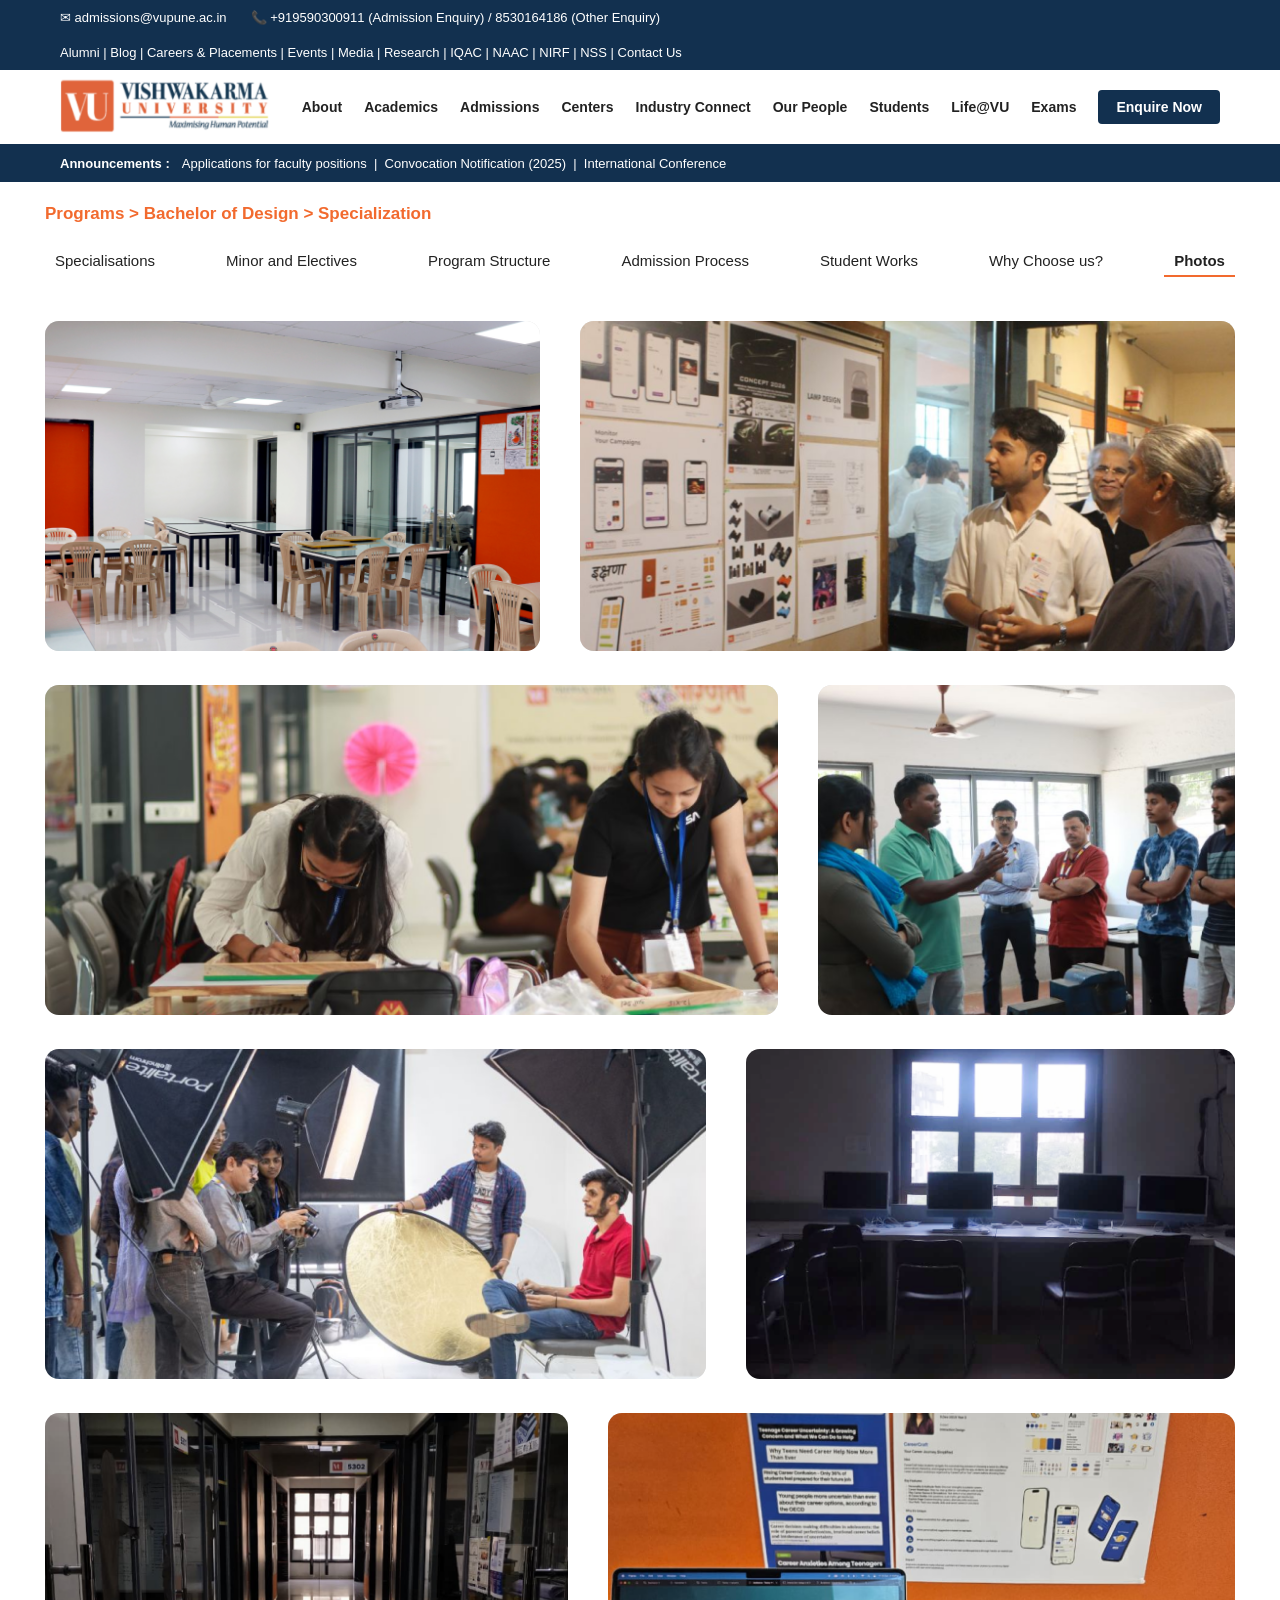
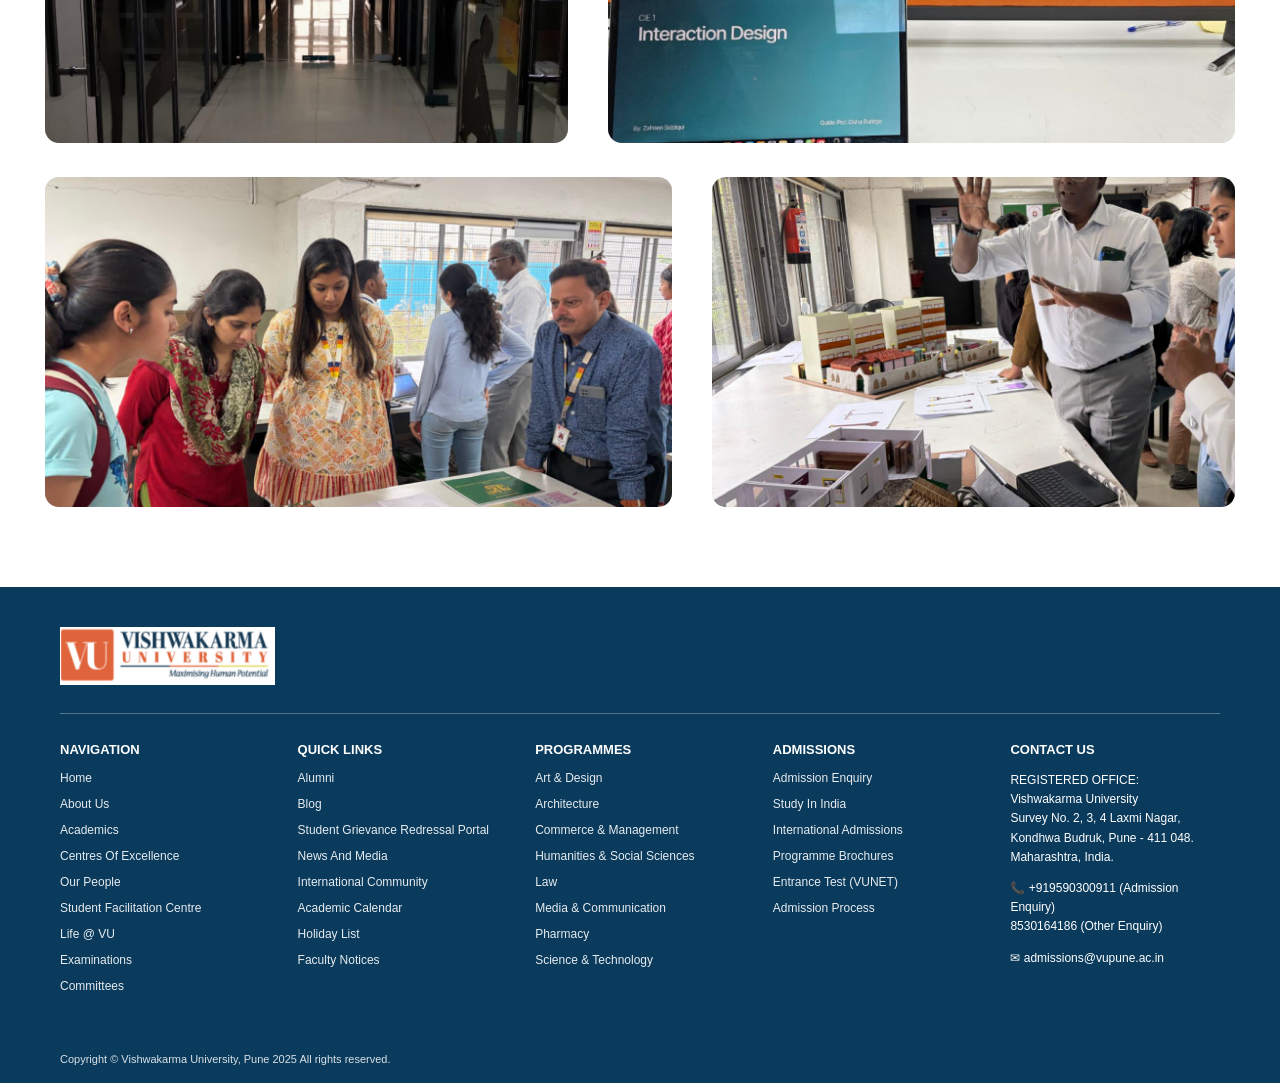
<file: pages/photos.html>
<!DOCTYPE html>
<html lang="en">
<head>
<meta charset="UTF-8">
<meta name="viewport" content="width=device-width, initial-scale=1.0">
<title>Photos | Bachelor of Design | Vishwakarma University</title>
<style>
* { box-sizing: border-box; margin: 0; padding: 0; }
body { font-family: "Source Sans Pro", "Segoe UI", Arial, sans-serif; background: #fff; color: #222; }
a { text-decoration: none; color: inherit; }

.contact { background: #12304f; color: #fff; font-size: 13px; padding: 10px 60px; display: flex; justify-content: space-between; gap: 20px; flex-wrap: wrap; }
.contact-left { display: flex; gap: 24px; flex-wrap: wrap; }
.header { display: flex; align-items: center; justify-content: space-between; padding: 8px 60px; flex-wrap: wrap; gap: 10px; }
.logo { height: 58px; width: auto; }
.menu { display: flex; align-items: center; gap: 22px; font-size: 14px; font-weight: 600; flex-wrap: wrap; }
.enquire { background: #12304f; color: #fff; padding: 9px 18px; border-radius: 4px; }
.announce { background: #12304f; color: #fff; padding: 0 60px; height: 38px; display: flex; align-items: center; gap: 12px; font-size: 13px; overflow: hidden; white-space: nowrap; }
.breadcrumb { max-width: 1250px; margin: 0 auto; padding: 22px 30px 10px; font-size: 17px; font-weight: 600; color: #f26a2e; }
.prognav { max-width: 1250px; margin: 0 auto; padding: 14px 30px 24px; display: flex; justify-content: space-between; flex-wrap: wrap; gap: 8px; }
.prognav a { font-size: 15px; padding: 4px 10px 6px; border-bottom: 2px solid transparent; }
.prognav a.active { font-weight: 700; border-bottom-color: #f26a2e; }

/* ---- Gallery ---- */
.gallery { max-width: 1250px; margin: 0 auto; padding: 20px 30px 80px; display: flex; flex-direction: column; gap: 34px; }
.row { display: flex; gap: 40px; height: 330px; }
.item { position: relative; overflow: hidden; border-radius: 14px; cursor: pointer; background: #ddd; }
.item img { position: absolute; top: 0; left: 0; width: 100%; height: 100%; object-fit: cover; transition: opacity .45s ease; }
.item .bw { opacity: 0; }
.item:hover .bw, .item.active .bw { opacity: 1; }

/* ---- Footer ---- */
.footer { background: #0a3a5c; color: #fff; padding: 40px 60px 0; }
.footer-inner { max-width: 1250px; margin: 0 auto; }
.footer .logo { margin-bottom: 24px; }
.cols { display: grid; grid-template-columns: repeat(5, 1fr); gap: 28px; border-top: 1px solid rgba(255,255,255,.3); padding-top: 28px; }
.cols h4 { font-size: 13px; margin-bottom: 14px; }
.cols a { display: block; font-size: 12px; margin-bottom: 12px; opacity: .9; }
.cols p { font-size: 12px; line-height: 1.6; margin-bottom: 12px; }
.copy { max-width: 1250px; margin: 30px auto 0; padding: 18px 0; font-size: 11px; opacity: .85; }

@media (max-width: 900px) {
  .contact, .header, .announce, .footer { padding-left: 20px; padding-right: 20px; }
  .row { flex-direction: column; height: auto; gap: 20px; }
  .item { flex: none !important; height: 240px; }
  .gallery { gap: 20px; }
  .cols { grid-template-columns: 1fr 1fr; }
}
</style>
</head>
<body>

<div class="contact">
  <div class="contact-left">
    <span>✉ admissions@vupune.ac.in</span>
    <span>📞 +919590300911 (Admission Enquiry) / 8530164186 (Other Enquiry)</span>
  </div>
  <div>Alumni | Blog | Careers &amp; Placements | Events | Media | Research | IQAC | NAAC | NIRF | NSS | Contact Us</div>
</div>

<header class="header">
  <img src="/site-assets/vu-logo.png" alt="Vishwakarma University" class="logo">
  <nav class="menu">
    <a href="#">About</a><a href="#">Academics</a><a href="#">Admissions</a><a href="#">Centers</a>
    <a href="#">Industry Connect</a><a href="#">Our People</a><a href="#">Students</a><a href="#">Life@VU</a><a href="#">Exams</a>
    <a href="#" class="enquire">Enquire Now</a>
  </nav>
</header>

<div class="announce"><strong>Announcements :</strong> <span>Applications for faculty positions &nbsp;|&nbsp; Convocation Notification (2025) &nbsp;|&nbsp; International Conference</span></div>

<div class="breadcrumb">Programs &gt; Bachelor of Design &gt; Specialization</div>

<nav class="prognav">
  <a href="/index.html">Specialisations</a>
  <a href="/pages/minor-electives.html">Minor and Electives</a>
  <a href="/pages/program-structure.html">Program Structure</a>
  <a href="/pages/admission-process.html">Admission Process</a>
  <a href="/pages/students-work.html">Student Works</a>
  <a href="#">Why Choose us?</a>
  <a href="/pages/photos.html" class="active">Photos</a>
</nav>

<main class="gallery">

  <div class="row">
    <div class="item" style="flex:339">
      <img src="/Images%20and%20assets/class%20colour.png" alt="Classroom">
      <img class="bw" src="/Images%20and%20assets/class%20black%20and%20white.png" alt="">
    </div>
    <div class="item" style="flex:448">
      <img src="/Images%20and%20assets/banner%20colour.png" alt="Banner">
      <img class="bw" src="/Images%20and%20assets/banner%20black%20and%20white.png" alt="">
    </div>
  </div>

  <div class="row">
    <div class="item" style="flex:502">
      <img src="/Images%20and%20assets/classroom%20colour.png" alt="Classroom work">
      <img class="bw" src="/Images%20and%20assets/classroom%20black%20and%20white.png" alt="">
    </div>
    <div class="item" style="flex:286">
      <img src="/Images%20and%20assets/discussion%20colour.png" alt="Discussion">
      <img class="bw" src="/Images%20and%20assets/discussion%20black%20and%20white.png" alt="">
    </div>
  </div>

  <div class="row">
    <div class="item" style="flex:453">
      <img src="/Images%20and%20assets/photograph%20colour.png" alt="Photography studio">
      <img class="bw" src="/Images%20and%20assets/photograph%20black%20and%20white.png" alt="">
    </div>
    <div class="item" style="flex:335">
      <img src="/Images%20and%20assets/maclab%20colour.png" alt="Mac lab">
      <img class="bw" src="/Images%20and%20assets/maclab%20black%20and%20white.png" alt="">
    </div>
  </div>

  <div class="row">
    <div class="item" style="flex:358">
      <img src="/Images%20and%20assets/corridor%20colour.png" alt="Corridor">
      <img class="bw" src="/Images%20and%20assets/corridor%20black%20and%20white.png" alt="">
    </div>
    <div class="item" style="flex:429">
      <img src="/Images%20and%20assets/interaction%20design%20colour.png" alt="Interaction design">
      <img class="bw" src="/Images%20and%20assets/interaction%20design%20black%20and%20white.png" alt="">
    </div>
  </div>

  <div class="row">
    <div class="item" style="flex:429">
      <img src="/Images%20and%20assets/places%20colour.png" alt="Places">
      <img class="bw" src="/Images%20and%20assets/places%20black%20and%20white.png" alt="">
    </div>
    <div class="item" style="flex:358">
      <img src="/Images%20and%20assets/sundar%20sir%20colour.png" alt="Faculty review">
      <img class="bw" src="/Images%20and%20assets/sundar%20sir%20black%20and%20white.png" alt="">
    </div>
  </div>

</main>

<footer class="footer">
  <div class="footer-inner">
    <img src="/site-assets/vu-logo.png" alt="Vishwakarma University" class="logo">
    <div class="cols">
      <div><h4>NAVIGATION</h4><a href="#">Home</a><a href="#">About Us</a><a href="#">Academics</a><a href="#">Centres Of Excellence</a><a href="#">Our People</a><a href="#">Student Facilitation Centre</a><a href="#">Life @ VU</a><a href="#">Examinations</a><a href="#">Committees</a></div>
      <div><h4>QUICK LINKS</h4><a href="#">Alumni</a><a href="#">Blog</a><a href="#">Student Grievance Redressal Portal</a><a href="#">News And Media</a><a href="#">International Community</a><a href="#">Academic Calendar</a><a href="#">Holiday List</a><a href="#">Faculty Notices</a></div>
      <div><h4>PROGRAMMES</h4><a href="#">Art &amp; Design</a><a href="#">Architecture</a><a href="#">Commerce &amp; Management</a><a href="#">Humanities &amp; Social Sciences</a><a href="#">Law</a><a href="#">Media &amp; Communication</a><a href="#">Pharmacy</a><a href="#">Science &amp; Technology</a></div>
      <div><h4>ADMISSIONS</h4><a href="#">Admission Enquiry</a><a href="#">Study In India</a><a href="#">International Admissions</a><a href="#">Programme Brochures</a><a href="#">Entrance Test (VUNET)</a><a href="#">Admission Process</a></div>
      <div><h4>CONTACT US</h4>
        <p>REGISTERED OFFICE:<br>Vishwakarma University<br>Survey No. 2, 3, 4 Laxmi Nagar, Kondhwa Budruk, Pune - 411 048.<br>Maharashtra, India.</p>
        <p>📞 +919590300911 (Admission Enquiry)<br>8530164186 (Other Enquiry)</p>
        <p>✉ admissions@vupune.ac.in</p>
      </div>
    </div>
  </div>
  <div class="copy">Copyright © Vishwakarma University, Pune 2025 All rights reserved.</div>
</footer>

<script>
// Hover is CSS only. This adds tap support on phones.
document.querySelectorAll('.item').forEach(function (item) {
  item.addEventListener('click', function () {
    var was = item.classList.contains('active');
    document.querySelectorAll('.item.active').forEach(function (i) { i.classList.remove('active'); });
    if (!was) item.classList.add('active');
  });
});
</script>
</body>
</html>
</file>
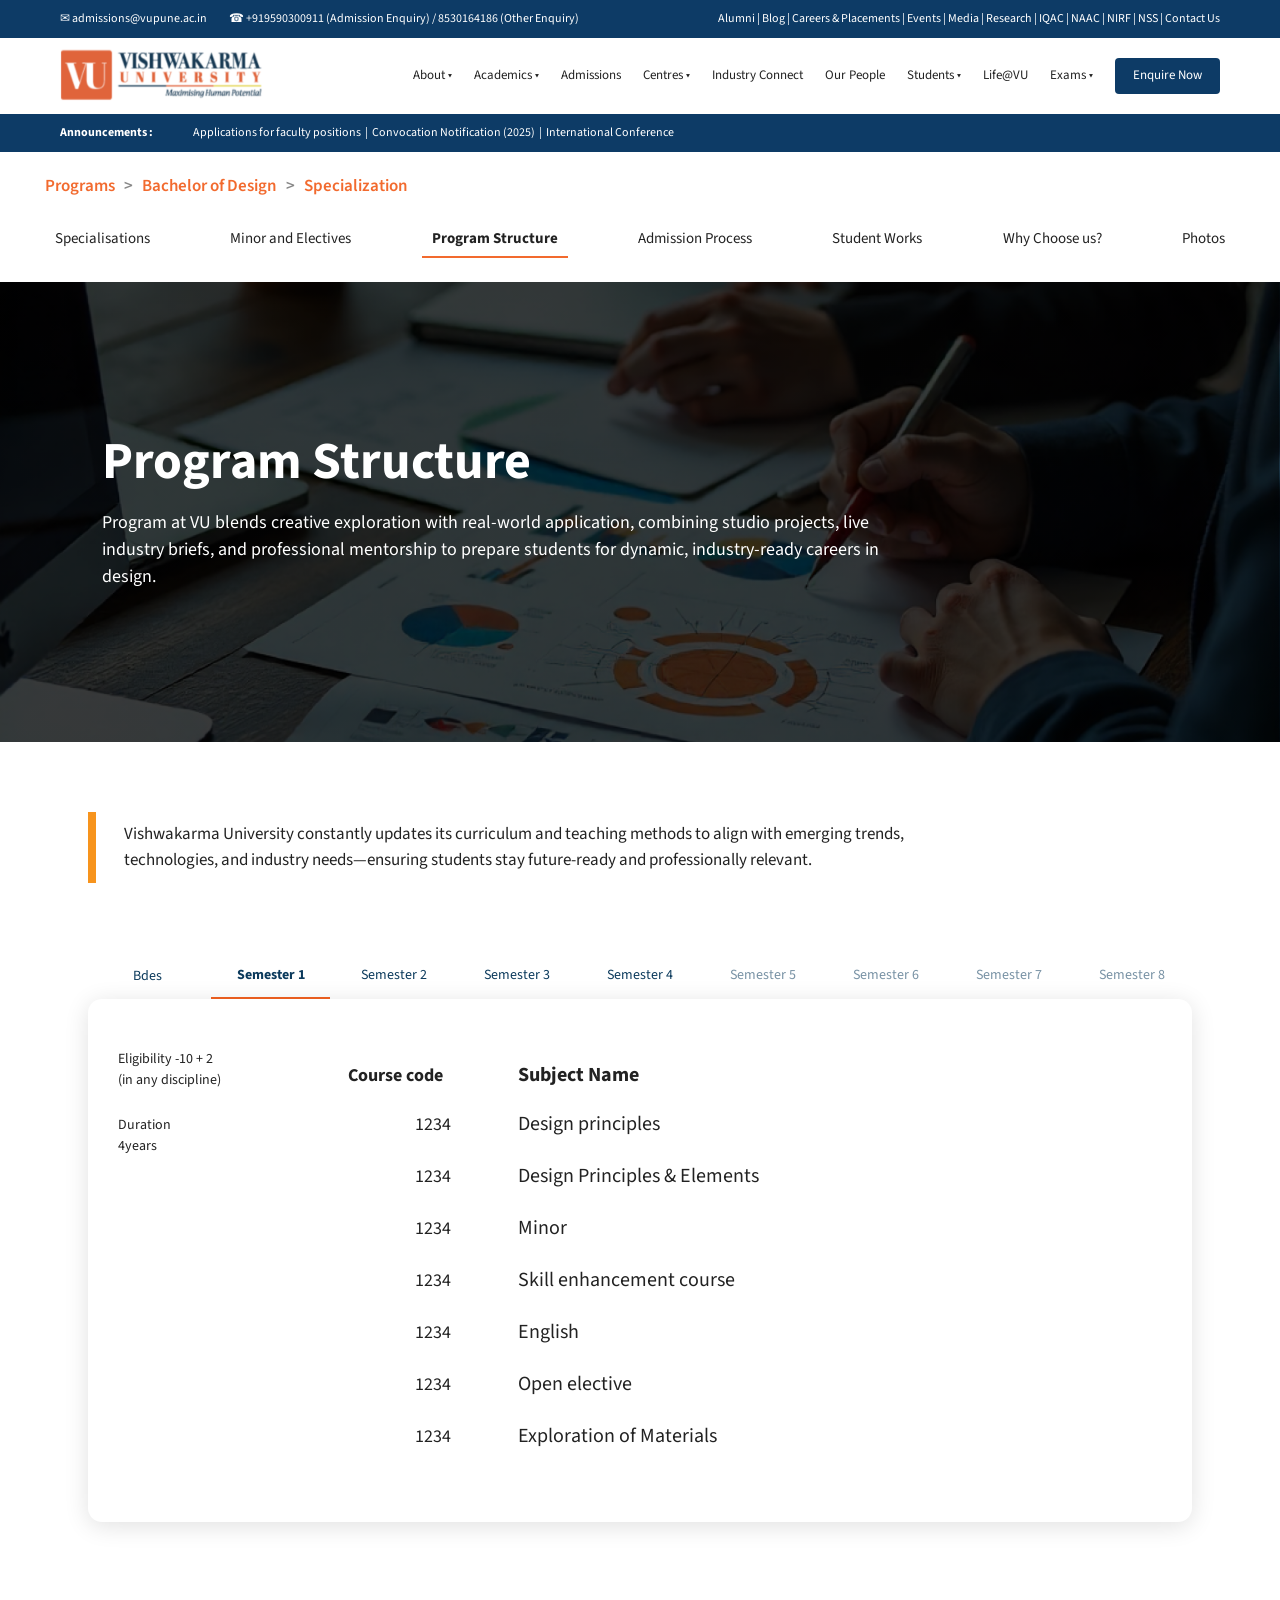
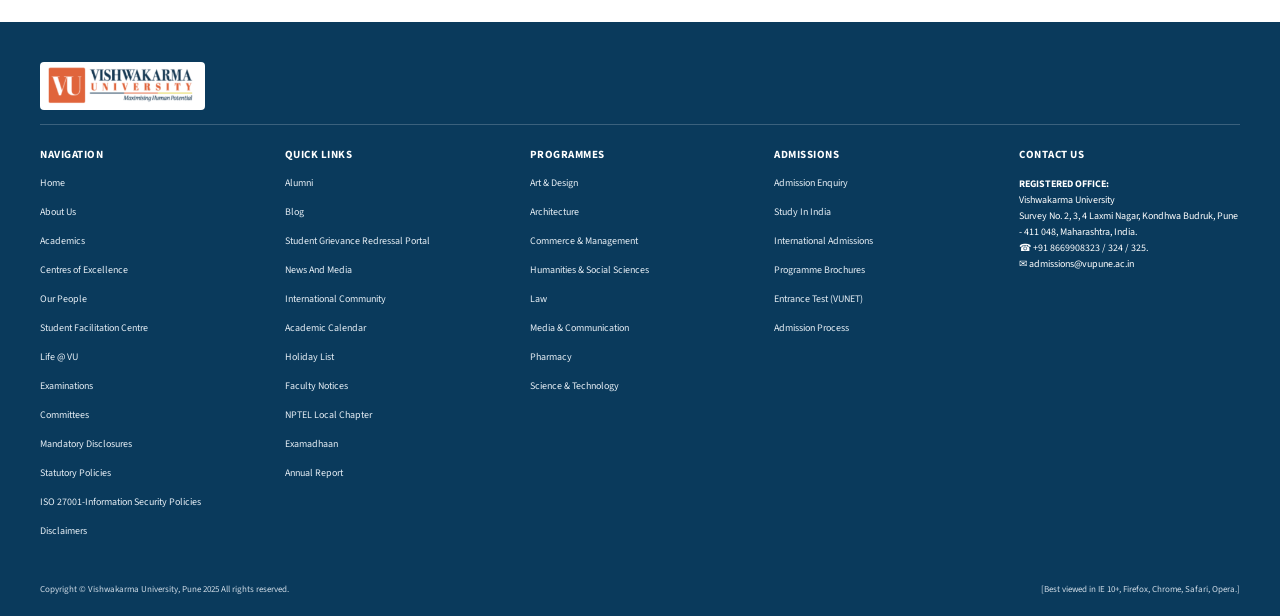
<file: pages/program-structure.html>
<!DOCTYPE html>
<html lang="en">
<head>
  <meta charset="UTF-8">
  <meta name="viewport" content="width=device-width, initial-scale=1.0">
  <title>Program Structure | Bachelor of Design | Vishwakarma University</title>
  <link rel="preconnect" href="https://fonts.googleapis.com">
  <link href="https://fonts.googleapis.com/css2?family=Source+Sans+Pro:wght@400;600;700&display=swap" rel="stylesheet">
  <link rel="stylesheet" href="../css/program-structure.css">
</head>
<body>

  <!-- CONTACT STRIP -->
  <div class="contact-strip">
    <div class="strip-left">
      <span>&#9993; admissions@vupune.ac.in</span>
      <span>&#9742; +919590300911 (Admission Enquiry) / 8530164186 (Other Enquiry)</span>
    </div>
    <div class="strip-right">Alumni | Blog | Careers &amp; Placements | Events | Media | Research | IQAC | NAAC | NIRF | NSS | Contact Us</div>
  </div>

  <!-- HEADER -->
  <header class="site-header">
    <img src="../site-assets/vu-logo.png" alt="Vishwakarma University" class="logo">
    <nav class="main-menu">
      <a href="#">About &#9662;</a>
      <a href="#">Academics &#9662;</a>
      <a href="#">Admissions</a>
      <a href="#">Centres &#9662;</a>
      <a href="#">Industry Connect</a>
      <a href="#">Our People</a>
      <a href="#">Students &#9662;</a>
      <a href="#">Life@VU</a>
      <a href="#">Exams &#9662;</a>
      <a href="admission-process.html" class="enquire">Enquire Now</a>
    </nav>
  </header>

  <!-- ANNOUNCEMENT BAR -->
  <div class="announce-bar">
    <strong>Announcements :</strong>
    <span>Applications for faculty positions &nbsp;|&nbsp; Convocation Notification (2025) &nbsp;|&nbsp; International Conference</span>
  </div>

  <!-- BREADCRUMB -->
  <div class="breadcrumb">
    <a href="../index.html">Programs</a> <span>&gt;</span>
    <a href="../index.html">Bachelor of Design</a> <span>&gt;</span>
    <a href="../index.html">Specialization</a>
  </div>

  <!-- PROGRAMME NAV -->
  <nav class="programme-nav">
    <a href="../index.html">Specialisations</a>
    <a href="minor-electives.html">Minor and Electives</a>
    <a href="program-structure.html" class="active">Program Structure</a>
    <a href="admission-process.html">Admission Process</a>
    <a href="students-work.html">Student Works</a>
    <a href="#">Why Choose us?</a>
    <a href="photos.html">Photos</a>
  </nav>

  <!-- HERO -->
  <section class="hero">
    <div class="hero-text">
      <h1>Program Structure</h1>
      <p>Program at VU blends creative exploration with real-world application, combining studio projects, live industry briefs, and professional mentorship to prepare students for dynamic, industry-ready careers in design.</p>
    </div>
  </section>

  <main>

    <!-- INTRO WITH ORANGE BAR -->
    <section class="intro">
      <p>Vishwakarma University constantly updates its curriculum and teaching methods to align with emerging trends, technologies, and industry needs&mdash;ensuring students stay future-ready and professionally relevant.</p>
    </section>

    <!-- SEMESTER TABS -->
    <section class="structure">
      <div class="sem-tabs" id="semTabs" role="tablist">
        <span class="sem-label">Bdes</span>
        <button type="button" class="sem-tab active" data-sem="1" role="tab" aria-selected="true">Semester 1</button>
        <button type="button" class="sem-tab" data-sem="2" role="tab" aria-selected="false">Semester 2</button>
        <button type="button" class="sem-tab" data-sem="3" role="tab" aria-selected="false">Semester 3</button>
        <button type="button" class="sem-tab" data-sem="4" role="tab" aria-selected="false">Semester 4</button>
        <button type="button" class="sem-tab disabled" data-sem="5" disabled title="Coming soon">Semester 5</button>
        <button type="button" class="sem-tab disabled" data-sem="6" disabled title="Coming soon">Semester 6</button>
        <button type="button" class="sem-tab disabled" data-sem="7" disabled title="Coming soon">Semester 7</button>
        <button type="button" class="sem-tab disabled" data-sem="8" disabled title="Coming soon">Semester 8</button>
      </div>

      <div class="structure-card">
        <div class="structure-side">
          <p>Eligibility -10 + 2<br>(in any discipline)</p>
          <p>Duration<br>4years</p>
        </div>
        <div class="structure-table">
          <div class="row head">
            <div class="col-code">Course code</div>
            <div class="col-name">Subject Name</div>
          </div>
          <div id="semRows"></div>
        </div>
      </div>
    </section>

  </main>

  <!-- FOOTER -->
  <footer class="site-footer">
    <div class="footer-inner">
      <div class="footer-top">
        <img src="../site-assets/vu-logo.png" alt="Vishwakarma University" class="footer-logo">
      </div>
      <div class="footer-cols">
        <div>
          <h5>NAVIGATION</h5>
          <a href="#">Home</a><a href="#">About Us</a><a href="#">Academics</a><a href="#">Centres of Excellence</a><a href="#">Our People</a><a href="#">Student Facilitation Centre</a><a href="#">Life @ VU</a><a href="#">Examinations</a><a href="#">Committees</a><a href="#">Mandatory Disclosures</a><a href="#">Statutory Policies</a><a href="#">ISO 27001-Information Security Policies</a><a href="#">Disclaimers</a>
        </div>
        <div>
          <h5>QUICK LINKS</h5>
          <a href="#">Alumni</a><a href="#">Blog</a><a href="#">Student Grievance Redressal Portal</a><a href="#">News And Media</a><a href="#">International Community</a><a href="#">Academic Calendar</a><a href="#">Holiday List</a><a href="#">Faculty Notices</a><a href="#">NPTEL Local Chapter</a><a href="#">Examadhaan</a><a href="#">Annual Report</a>
        </div>
        <div>
          <h5>PROGRAMMES</h5>
          <a href="#">Art &amp; Design</a><a href="#">Architecture</a><a href="#">Commerce &amp; Management</a><a href="#">Humanities &amp; Social Sciences</a><a href="#">Law</a><a href="#">Media &amp; Communication</a><a href="#">Pharmacy</a><a href="#">Science &amp; Technology</a>
        </div>
        <div>
          <h5>ADMISSIONS</h5>
          <a href="admission-process.html">Admission Enquiry</a><a href="#">Study In India</a><a href="#">International Admissions</a><a href="#">Programme Brochures</a><a href="#">Entrance Test (VUNET)</a><a href="admission-process.html">Admission Process</a>
        </div>
        <div>
          <h5>CONTACT US</h5>
          <p class="contact-text"><strong>REGISTERED OFFICE:</strong><br>Vishwakarma University<br>Survey No. 2, 3, 4 Laxmi Nagar, Kondhwa Budruk, Pune - 411 048, Maharashtra, India.<br>&#9742; +91 8669908323 / 324 / 325.<br>&#9993; admissions@vupune.ac.in</p>
        </div>
      </div>
      <div class="footer-bottom">
        <span>Copyright &copy; Vishwakarma University, Pune 2025 All rights reserved.</span>
        <span>[Best viewed in IE 10+, Firefox, Chrome, Safari, Opera.]</span>
      </div>
    </div>
  </footer>

  <script src="../js/program-structure.js"></script>
</body>
</html>
</file>
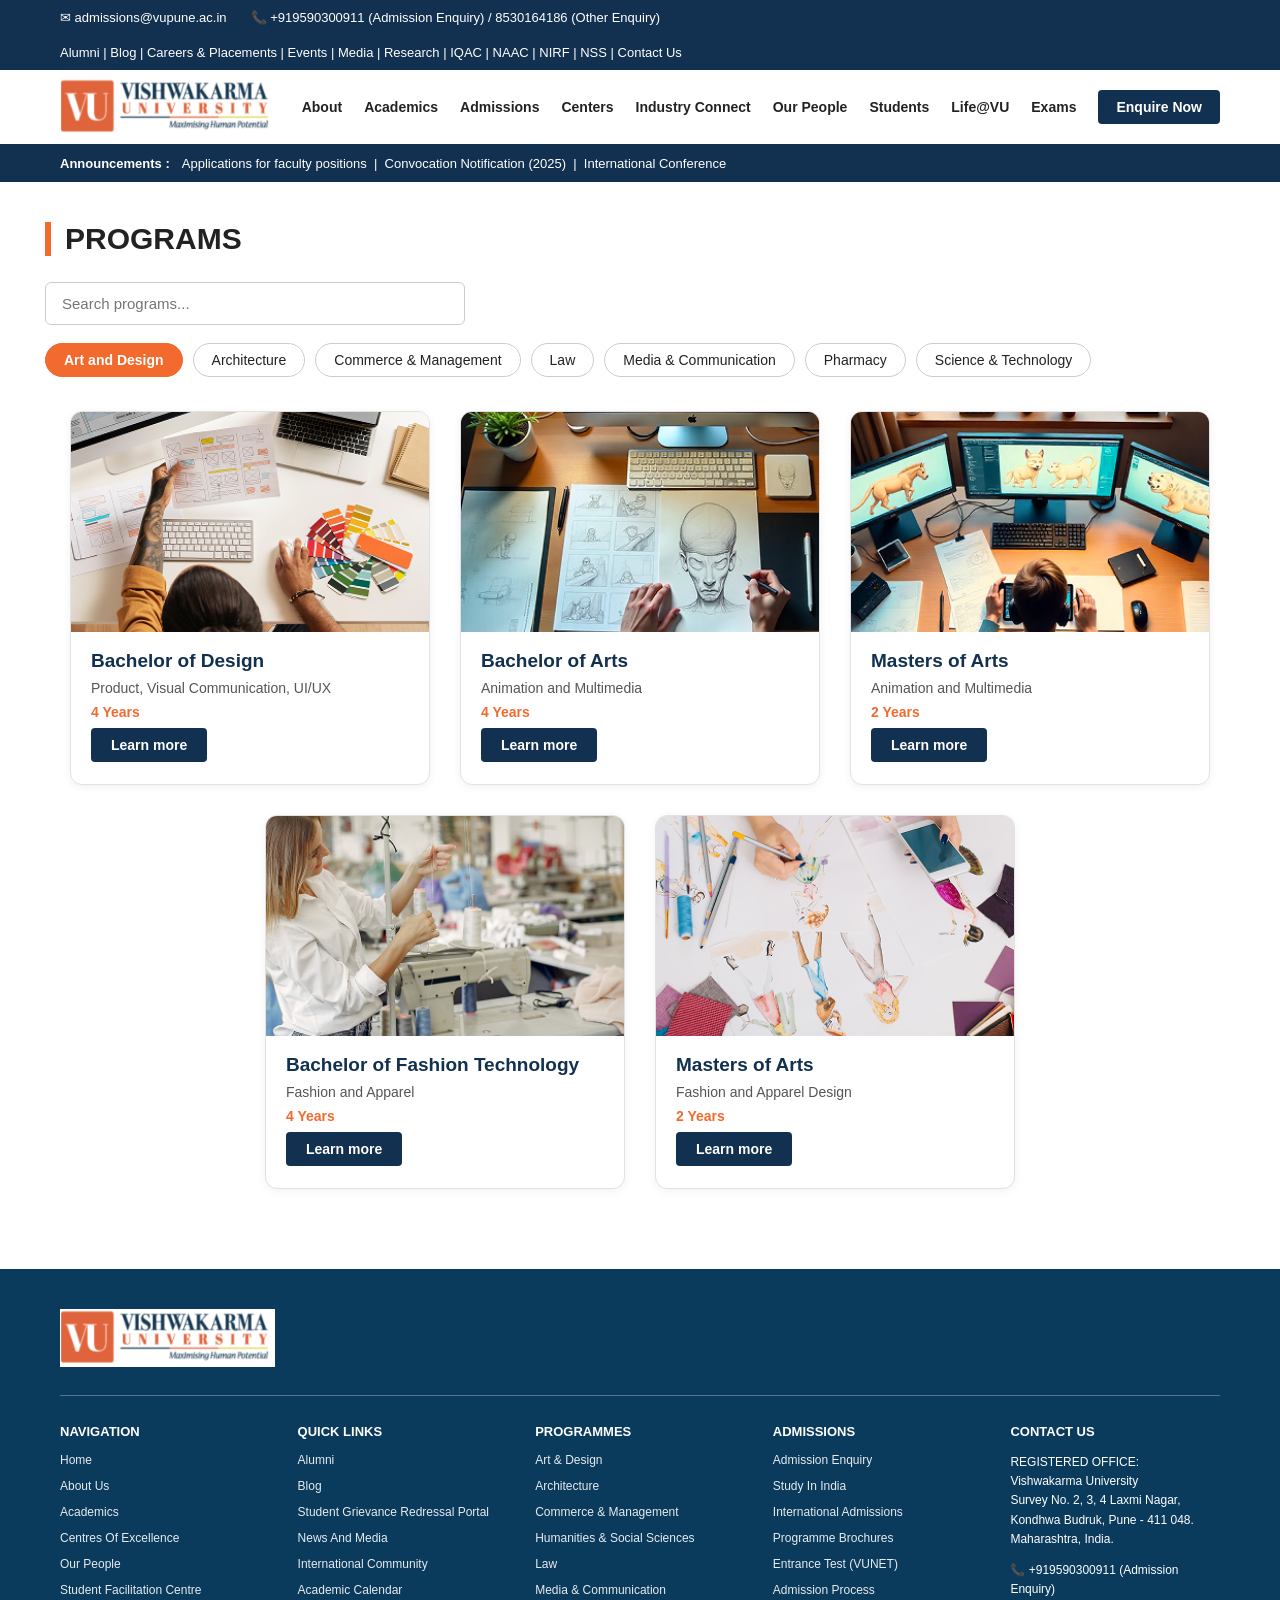
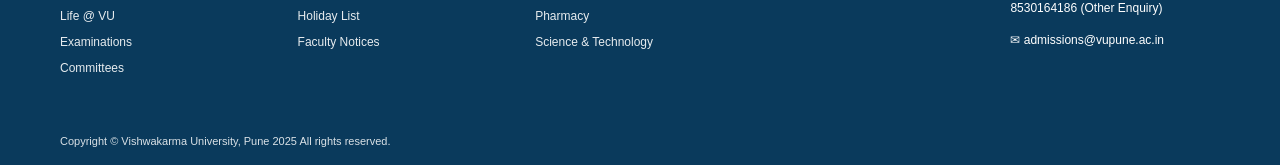
<file: pages/programs.html>
<!DOCTYPE html>
<html lang="en">
<head>
<meta charset="UTF-8">
<meta name="viewport" content="width=device-width, initial-scale=1.0">
<title>Programs | Vishwakarma University</title>
<style>
* { box-sizing: border-box; margin: 0; padding: 0; }
body { font-family: "Source Sans Pro", "Segoe UI", Arial, sans-serif; background: #fff; color: #222; }
a { text-decoration: none; color: inherit; }

.contact { background: #12304f; color: #fff; font-size: 13px; padding: 10px 60px; display: flex; justify-content: space-between; gap: 20px; flex-wrap: wrap; }
.contact-left { display: flex; gap: 24px; flex-wrap: wrap; }
.header { display: flex; align-items: center; justify-content: space-between; padding: 8px 60px; flex-wrap: wrap; gap: 10px; }
.logo { height: 58px; width: auto; }
.menu { display: flex; align-items: center; gap: 22px; font-size: 14px; font-weight: 600; flex-wrap: wrap; }
.enquire { background: #12304f; color: #fff; padding: 9px 18px; border-radius: 4px; }
.announce { background: #12304f; color: #fff; padding: 0 60px; height: 38px; display: flex; align-items: center; gap: 12px; font-size: 13px; overflow: hidden; white-space: nowrap; }

/* ---- Programs ---- */
.programs { max-width: 1250px; margin: 0 auto; padding: 40px 30px 80px; }
.title { font-size: 30px; font-weight: 700; border-left: 6px solid #f26a2e; padding-left: 14px; margin-bottom: 26px; }
.search { width: 100%; max-width: 420px; padding: 12px 16px; border: 1px solid #ccc; border-radius: 6px; font-size: 15px; margin-bottom: 18px; display: block; }
.chips { display: flex; gap: 10px; flex-wrap: wrap; margin-bottom: 34px; }
.chip { padding: 8px 18px; border: 1px solid #ccc; border-radius: 30px; font-size: 14px; }
.chip.active { background: #f26a2e; border-color: #f26a2e; color: #fff; font-weight: 600; }

.cards { display: flex; flex-wrap: wrap; justify-content: center; gap: 30px; }
.card { width: 360px; border: 1px solid #e2e2e2; border-radius: 12px; overflow: hidden; background: #fff; box-shadow: 0 2px 10px rgba(0,0,0,.06); display: flex; flex-direction: column; }
.card img { width: 100%; height: 220px; object-fit: cover; display: block; background: #eee; }
.card-body { padding: 18px 20px 22px; display: flex; flex-direction: column; gap: 8px; flex: 1; }
.card h3 { font-size: 19px; color: #12304f; }
.card .sub { font-size: 14px; color: #555; }
.card .dur { font-size: 14px; font-weight: 600; color: #f26a2e; }
.learn { margin-top: auto; align-self: flex-start; background: #12304f; color: #fff; padding: 9px 20px; border-radius: 4px; font-size: 14px; font-weight: 600; }
.learn:hover { background: #f26a2e; }

/* ---- Footer ---- */
.footer { background: #0a3a5c; color: #fff; padding: 40px 60px 0; }
.footer-inner { max-width: 1250px; margin: 0 auto; }
.footer .logo { margin-bottom: 24px; }
.cols { display: grid; grid-template-columns: repeat(5, 1fr); gap: 28px; border-top: 1px solid rgba(255,255,255,.3); padding-top: 28px; }
.cols h4 { font-size: 13px; margin-bottom: 14px; }
.cols a { display: block; font-size: 12px; margin-bottom: 12px; opacity: .9; }
.cols p { font-size: 12px; line-height: 1.6; margin-bottom: 12px; }
.copy { max-width: 1250px; margin: 30px auto 0; padding: 18px 0; font-size: 11px; opacity: .85; }

@media (max-width: 900px) {
  .contact, .header, .announce, .footer { padding-left: 20px; padding-right: 20px; }
  .card { width: 100%; }
  .cols { grid-template-columns: 1fr 1fr; }
}
</style>
</head>
<body>

<div class="contact">
  <div class="contact-left">
    <span>✉ admissions@vupune.ac.in</span>
    <span>📞 +919590300911 (Admission Enquiry) / 8530164186 (Other Enquiry)</span>
  </div>
  <div>Alumni | Blog | Careers &amp; Placements | Events | Media | Research | IQAC | NAAC | NIRF | NSS | Contact Us</div>
</div>

<header class="header">
  <img src="/site-assets/vu-logo.png" alt="Vishwakarma University" class="logo">
  <nav class="menu">
    <a href="#">About</a><a href="#">Academics</a><a href="#">Admissions</a><a href="#">Centers</a>
    <a href="#">Industry Connect</a><a href="#">Our People</a><a href="#">Students</a><a href="#">Life@VU</a><a href="#">Exams</a>
    <a href="#" class="enquire">Enquire Now</a>
  </nav>
</header>

<div class="announce"><strong>Announcements :</strong> <span>Applications for faculty positions &nbsp;|&nbsp; Convocation Notification (2025) &nbsp;|&nbsp; International Conference</span></div>

<main class="programs">
  <h1 class="title">PROGRAMS</h1>
  <input class="search" type="text" placeholder="Search programs..." readonly>
  <div class="chips">
    <span class="chip active">Art and Design</span>
    <span class="chip">Architecture</span>
    <span class="chip">Commerce &amp; Management</span>
    <span class="chip">Law</span>
    <span class="chip">Media &amp; Communication</span>
    <span class="chip">Pharmacy</span>
    <span class="chip">Science &amp; Technology</span>
  </div>

  <div class="cards">
    <div class="card">
      <img src="/Images%20and%20assets/Bachelors%20of%20design.png" alt="Bachelor of Design">
      <div class="card-body">
        <h3>Bachelor of Design</h3>
        <p class="sub">Product, Visual Communication, UI/UX</p>
        <p class="dur">4 Years</p>
        <a class="learn" href="/index.html">Learn more</a>
      </div>
    </div>

    <div class="card">
      <img src="/Images%20and%20assets/Bachelors%20of%20arts.png" alt="Bachelor of Arts">
      <div class="card-body">
        <h3>Bachelor of Arts</h3>
        <p class="sub">Animation and Multimedia</p>
        <p class="dur">4 Years</p>
        <a class="learn" href="/index.html">Learn more</a>
      </div>
    </div>

    <div class="card">
      <img src="/Images%20and%20assets/Masters%20of%20Arts%20(Animation%20and%20Multimedia).png" alt="Masters of Arts">
      <div class="card-body">
        <h3>Masters of Arts</h3>
        <p class="sub">Animation and Multimedia</p>
        <p class="dur">2 Years</p>
        <a class="learn" href="/index.html">Learn more</a>
      </div>
    </div>

    <div class="card">
      <img src="/Images%20and%20assets/Bachelor%20of%20Fashion%20Technology.png" alt="Bachelor of Fashion Technology">
      <div class="card-body">
        <h3>Bachelor of Fashion Technology</h3>
        <p class="sub">Fashion and Apparel</p>
        <p class="dur">4 Years</p>
        <a class="learn" href="/index.html">Learn more</a>
      </div>
    </div>

    <div class="card">
      <img src="/Images%20and%20assets/Masters%20of%20Arts%20(Fashion%20and%20Apparel%20Design).png" alt="Masters of Arts Fashion and Apparel Design">
      <div class="card-body">
        <h3>Masters of Arts</h3>
        <p class="sub">Fashion and Apparel Design</p>
        <p class="dur">2 Years</p>
        <a class="learn" href="/index.html">Learn more</a>
      </div>
    </div>
  </div>
</main>

<footer class="footer">
  <div class="footer-inner">
    <img src="/site-assets/vu-logo.png" alt="Vishwakarma University" class="logo">
    <div class="cols">
      <div><h4>NAVIGATION</h4><a href="#">Home</a><a href="#">About Us</a><a href="#">Academics</a><a href="#">Centres Of Excellence</a><a href="#">Our People</a><a href="#">Student Facilitation Centre</a><a href="#">Life @ VU</a><a href="#">Examinations</a><a href="#">Committees</a></div>
      <div><h4>QUICK LINKS</h4><a href="#">Alumni</a><a href="#">Blog</a><a href="#">Student Grievance Redressal Portal</a><a href="#">News And Media</a><a href="#">International Community</a><a href="#">Academic Calendar</a><a href="#">Holiday List</a><a href="#">Faculty Notices</a></div>
      <div><h4>PROGRAMMES</h4><a href="#">Art &amp; Design</a><a href="#">Architecture</a><a href="#">Commerce &amp; Management</a><a href="#">Humanities &amp; Social Sciences</a><a href="#">Law</a><a href="#">Media &amp; Communication</a><a href="#">Pharmacy</a><a href="#">Science &amp; Technology</a></div>
      <div><h4>ADMISSIONS</h4><a href="#">Admission Enquiry</a><a href="#">Study In India</a><a href="#">International Admissions</a><a href="#">Programme Brochures</a><a href="#">Entrance Test (VUNET)</a><a href="#">Admission Process</a></div>
      <div><h4>CONTACT US</h4>
        <p>REGISTERED OFFICE:<br>Vishwakarma University<br>Survey No. 2, 3, 4 Laxmi Nagar, Kondhwa Budruk, Pune - 411 048.<br>Maharashtra, India.</p>
        <p>📞 +919590300911 (Admission Enquiry)<br>8530164186 (Other Enquiry)</p>
        <p>✉ admissions@vupune.ac.in</p>
      </div>
    </div>
  </div>
  <div class="copy">Copyright © Vishwakarma University, Pune 2025 All rights reserved.</div>
</footer>

</body>
</html>
</file>
<file: css/admission-process.css>
* { box-sizing: border-box; margin: 0; padding: 0; }
html { scroll-behavior: smooth; }
body {
  font-family: "Source Sans 3", "Source Sans Pro", Arial, sans-serif;
  color: #1a1a1a;
  background: #ffffff;
  line-height: 1.5;
}
a { text-decoration: none; color: inherit; }
img { max-width: 100%; }

/* ---------- Header ---------- */
.ap-topstrip {
  background: #12304f; color: #fff; font-size: 12px;
  display: flex; justify-content: space-between; flex-wrap: wrap; gap: 8px;
  padding: 10px 60px;
}
.ap-topstrip-left span { margin-right: 18px; }
.ap-topstrip-right a { margin-left: 10px; }

.ap-header {
  background: #fff; display: flex; align-items: center; justify-content: space-between;
  padding: 10px 60px; flex-wrap: wrap; gap: 10px;
}
.ap-logo { height: 58px; width: auto; display: block; }
.ap-header-nav { display: flex; align-items: center; gap: 18px; font-size: 14px; flex-wrap: wrap; }
.ap-enquire { background: #12304f; color: #fff; padding: 8px 16px; border-radius: 3px; font-weight: 600; }

.ap-announce {
  background: #12304f; color: #fff; font-size: 13px;
  padding: 10px 60px; display: flex; justify-content: space-between; gap: 20px; flex-wrap: wrap;
}

/* ---------- Layout ---------- */
.ap-container { max-width: 1250px; margin: 0 auto; padding: 0 30px; }

.ap-breadcrumb { padding: 22px 0 10px; font-size: 17px; font-weight: 600; color: #f26a2e; }
.ap-breadcrumb span { color: #888; margin: 0 6px; }

.ap-prognav { display: flex; justify-content: space-between; flex-wrap: wrap; gap: 10px; padding: 14px 0 24px; }
.ap-prognav a { font-size: 15px; padding: 4px 10px 6px; color: #222; border-bottom: 2px solid transparent; }
.ap-prognav a:hover { color: #f26a2e; }
.ap-prognav a.active { border-bottom-color: #f26a2e; }

/* ---------- Sections ---------- */
.ap-section { margin-bottom: 70px; }

.ap-heading { border-left: 6px solid #f26a2e; padding: 14px 0 14px 34px; margin-bottom: 40px; max-width: 760px; }
.ap-heading h1 { font-size: 40px; font-weight: 400; letter-spacing: 0.5px; color: #1a1a1a; }
.ap-heading p { margin-top: 18px; color: #777; font-size: 16px; font-weight: 300; }

/* ---------- Timeline ---------- */
.ap-timeline { padding-left: 34px; max-width: 880px; position: relative; }
.ap-timeline-wide { max-width: 1050px; }
.ap-step { position: relative; padding-left: 100px; margin-bottom: 38px; }
.ap-step:not(:last-child)::before {
  content: ""; position: absolute; left: 24px; top: 58px; bottom: -34px;
  width: 2px; background: #f26a2e;
}
.ap-badge {
  position: absolute; left: 0; top: 0; width: 48px; height: 48px; border-radius: 50%;
  background: #fff; box-shadow: 0 2px 10px rgba(0,0,0,0.15);
  display: flex; align-items: center; justify-content: center;
}
.ap-badge svg { width: 24px; height: 24px; display: block; }
.ap-badge-num { color: #f26a2e; font-size: 24px; font-weight: 400; }

.ap-card {
  background: #fff; border-radius: 8px; box-shadow: 0 2px 14px rgba(0,0,0,0.10);
  padding: 22px 26px;
}
.ap-card p { font-size: 16px; margin-bottom: 14px; }
.ap-card p:last-child { margin-bottom: 0; }
.ap-card h2 { font-size: 30px; font-weight: 400; margin-bottom: 10px; }
.ap-card-title { display: flex; align-items: flex-start; gap: 12px; margin-bottom: 14px; }
.ap-card-title h3 { font-size: 16px; font-weight: 400; }
.ap-card-title .ap-sub { color: #888; margin: 0; font-size: 15px; }
.ap-num {
  flex: 0 0 auto; width: 26px; height: 26px; border-radius: 50%;
  background: #12304f; color: #fff; font-size: 13px;
  display: flex; align-items: center; justify-content: center; margin-top: 2px;
}
.ap-timeline-wide .ap-card p { color: #666; font-size: 15px; }

.ap-plain-card {
  margin-left: 34px; max-width: 880px; background: #fff; border-radius: 8px;
  box-shadow: 0 2px 14px rgba(0,0,0,0.10); padding: 22px 26px;
}
.ap-plain-card p { margin-bottom: 14px; font-size: 16px; }
.ap-plain-card p:last-child { margin-bottom: 0; }

/* ---------- Documents ---------- */
.ap-docs {
  margin-left: 34px; max-width: 750px; background: #fff; border-radius: 8px;
  box-shadow: 0 2px 14px rgba(0,0,0,0.10); padding: 26px 30px 30px;
}
.ap-docs ul { margin-left: 22px; }
.ap-docs li { margin-bottom: 14px; font-size: 16px; }
.ap-more-text { display: none; margin: 6px 0 0 22px; color: #555; }
.ap-more-text.show { display: block; }
.ap-viewmore {
  display: inline-block; margin: 22px 0 0 22px; color: #f26a2e; font-size: 16px;
  border-bottom: 1.5px solid #f26a2e;
}
.ap-download {
  display: block; margin-top: 26px; background: #f26a2e; color: #fff; border: 0;
  padding: 14px 22px; font-size: 17px; font-family: inherit; border-radius: 4px; cursor: pointer;
}
.ap-download:hover { background: #d9561d; }

/* ---------- Footer ---------- */
.ap-footer { background: #0b3a5b; color: #dfe9f1; margin-top: 40px; }
.ap-footer-inner { max-width: 1250px; margin: 0 auto; padding: 36px 30px 20px; }
.ap-footer-top {
  display: flex; justify-content: space-between; align-items: center;
  padding-bottom: 16px; border-bottom: 1px solid rgba(255,255,255,0.3); margin-bottom: 26px;
}
.ap-footer-logo { height: 52px; background: #fff; padding: 4px 8px; border-radius: 3px; }
.ap-social { display: flex; gap: 6px; }
.ap-social a {
  width: 34px; height: 34px; display: flex; align-items: center; justify-content: center;
  background: #1e5b86; color: #fff; font-size: 14px; font-weight: 700;
}
.ap-footer-cols { display: grid; grid-template-columns: repeat(5, 1fr); gap: 28px; font-size: 13px; }
.ap-footer-cols h4 { font-size: 13px; margin-bottom: 14px; color: #fff; font-weight: 600; }
.ap-footer-cols a { display: block; margin-bottom: 14px; color: #dfe9f1; }
.ap-footer-cols a:hover { color: #f26a2e; }
.ap-contact p { line-height: 1.7; }
.ap-contact iframe { width: 100%; height: 130px; border: 0; margin-top: 10px; }
.ap-footer-bottom {
  max-width: 1250px; margin: 0 auto; padding: 18px 30px 28px;
  display: flex; justify-content: space-between; flex-wrap: wrap; gap: 8px; font-size: 12px;
}

/* ---------- Vidya floating assistant ---------- */
.vidya-fab {
  position: fixed; right: 24px; bottom: 24px; width: 64px; height: 64px;
  border-radius: 50%; border: 3px solid #fff; padding: 0; overflow: hidden;
  background: #fff; cursor: pointer; z-index: 9999;
  box-shadow: 0 4px 16px rgba(0,0,0,0.3);
}
.vidya-fab img { width: 100%; height: 100%; object-fit: cover; display: block; }

.vidya-panel {
  position: fixed; right: 24px; bottom: 100px; width: 340px; height: 440px;
  max-width: calc(100vw - 32px); max-height: calc(100vh - 130px);
  background: #fff; border-radius: 8px; overflow: hidden; z-index: 9999;
  box-shadow: 0 8px 30px rgba(0,0,0,0.25);
  display: none; flex-direction: column;
}
.vidya-panel.open { display: flex; }

.vidya-header { background: #12304f; color: #fff; display: flex; align-items: center; gap: 10px; padding: 12px 14px; }
.vidya-header img { width: 36px; height: 36px; border-radius: 50%; object-fit: cover; background: #fff; }
.vidya-title { flex: 1; display: flex; flex-direction: column; line-height: 1.2; }
.vidya-title strong { font-size: 15px; font-weight: 600; }
.vidya-title small { font-size: 11px; color: #9fb3c8; }
.vidya-close { background: none; border: 0; color: #fff; font-size: 26px; line-height: 1; cursor: pointer; }

.vidya-messages { flex: 1; overflow-y: auto; padding: 14px; display: flex; flex-direction: column; gap: 10px; background: #fff; }
.vidya-msg { max-width: 85%; padding: 10px 12px; border-radius: 8px; font-size: 13px; }
.vidya-msg.bot { background: #eef2f7; align-self: flex-start; }
.vidya-msg.user { background: #12304f; color: #fff; align-self: flex-end; }

.vidya-input { display: flex; gap: 8px; padding: 12px; border-top: 1px solid #eee; }
.vidya-input input {
  flex: 1; border: 0; background: #f1f3f6; border-radius: 6px; padding: 10px 12px;
  font-size: 13px; font-family: inherit; outline: none;
}
.vidya-input button {
  width: 40px; border: 0; border-radius: 6px; background: #12304f; color: #fff; cursor: pointer; font-size: 15px;
}

/* ---------- Responsive ---------- */
@media (max-width: 900px) {
  .ap-topstrip, .ap-header, .ap-announce { padding-left: 20px; padding-right: 20px; }
  .ap-container { padding: 0 18px; }
  .ap-heading h1 { font-size: 30px; }
  .ap-heading { padding-left: 20px; }
  .ap-timeline, .ap-plain-card, .ap-docs { padding-left: 0; margin-left: 0; }
  .ap-step { padding-left: 72px; }
  .ap-footer-cols { grid-template-columns: repeat(2, 1fr); }
}
@media (max-width: 520px) {
  .ap-footer-cols { grid-template-columns: 1fr; }
  .vidya-panel { right: 16px; bottom: 92px; }
  .vidya-fab { right: 16px; bottom: 16px; }
}
/* Bold the active programme nav item */
a.active,
.active > a,
a[aria-current="page"] {
  font-weight: 700 !important;
}
</file>
<file: css/minor-electives.css>
/* ===== Minor and Electives page (self-contained) ===== */
:root {
  --navy: #0d3b66;
  --navy-dark: #0b3a5c;
  --orange: #e85d1f;
  --text: #222;
  --muted: #666;
}

* { box-sizing: border-box; margin: 0; padding: 0; }

body {
  font-family: "Source Sans Pro", Arial, sans-serif;
  color: var(--text);
  background: #fff;
  line-height: 1.5;
}

a { text-decoration: none; color: inherit; }
img { max-width: 100%; display: block; }

/* ---------- Contact strip ---------- */
.contact-strip {
  background: var(--navy);
  color: #fff;
  font-size: 12px;
  display: flex;
  justify-content: space-between;
  gap: 16px;
  padding: 8px 40px;
  flex-wrap: wrap;
}
.strip-left span { margin-right: 20px; }

/* ---------- Header ---------- */
.site-header {
  background: #fff;
  display: flex;
  align-items: center;
  justify-content: space-between;
  padding: 10px 40px;
  gap: 20px;
  flex-wrap: wrap;
}
.logo { height: 56px; width: auto; }
.main-menu { display: flex; align-items: center; gap: 22px; font-size: 13px; flex-wrap: wrap; }
.main-menu a:hover { color: var(--orange); }
.main-menu .enquire {
  background: var(--navy);
  color: #fff;
  padding: 8px 18px;
  border-radius: 4px;
}
.main-menu .enquire:hover { color: #fff; background: var(--orange); }

/* ---------- Announcement bar ---------- */
.announce-bar {
  background: var(--navy);
  color: #fff;
  font-size: 12px;
  padding: 10px 40px;
  display: flex;
  gap: 40px;
  overflow: hidden;
  white-space: nowrap;
}

/* ---------- Breadcrumb ---------- */
.breadcrumb {
  padding: 18px 40px 6px;
  font-weight: 600;
  font-size: 15px;
  color: var(--orange);
}
.breadcrumb span { margin: 0 6px; }

/* ---------- Programme nav ---------- */
.programme-nav {
  display: flex;
  justify-content: space-between;
  padding: 10px 40px 0;
  font-size: 13.5px;
  overflow-x: auto;
  gap: 24px;
}
.programme-nav a {
  padding: 10px 6px;
  white-space: nowrap;
  border-bottom: 2px solid transparent;
}
.programme-nav a:hover { color: var(--orange); }
.programme-nav a.active { border-bottom-color: var(--orange); font-weight: 700; }

/* ---------- Main ---------- */
main { padding: 0 40px 60px; max-width: 1400px; margin: 0 auto; }

.intro { padding: 60px 0 40px; font-size: 14.5px; line-height: 1.55; }

/* ---------- Info cards ---------- */
.info-cards {
  display: grid;
  grid-template-columns: repeat(4, 1fr);
  gap: 28px;
  padding: 0 4%;
  margin-bottom: 110px;
}
.info-card {
  background: #fff;
  border-radius: 6px;
  box-shadow: 0 2px 14px rgba(0, 0, 0, 0.12);
  padding: 22px 22px 26px;
}
.info-head { display: flex; align-items: center; gap: 14px; margin-bottom: 18px; min-height: 60px; }
.info-head img { width: 40px; height: 40px; object-fit: contain; flex-shrink: 0; }
.info-head h3 { font-size: 15px; font-weight: 700; }
.info-card ul { list-style: none; }
.info-card li {
  font-size: 12.5px;
  color: #333;
  padding: 0 0 12px 14px;
  position: relative;
  margin-bottom: 4px;
}
.info-card li::before { content: "\2022"; position: absolute; left: 0; color: #555; }

/* ---------- Section titles ---------- */
.section-title {
  font-size: 34px;
  font-weight: 700;
  color: var(--navy-dark);
  border-left: 4px solid var(--orange);
  padding-left: 14px;
  margin-bottom: 28px;
  line-height: 1.3;
}
.group-title {
  display: inline-block;
  font-size: 14px;
  font-weight: 400;
  border-bottom: 1px solid var(--orange);
  margin: 26px 0 14px;
}

/* ---------- Subject cards ---------- */
.subject-grid {
  display: grid;
  grid-template-columns: repeat(3, 1fr);
  gap: 26px;
  margin-bottom: 40px;
}
.subject-card {
  background: #fff;
  border-radius: 6px;
  box-shadow: 0 2px 12px rgba(0, 0, 0, 0.15);
  overflow: hidden;
  display: flex;
  flex-direction: column;
}
.subject-card > img { width: 100%; aspect-ratio: 1.72 / 1; height: auto; object-fit: cover; }
.card-body { padding: 22px 22px 18px; min-height: 230px; display: flex; flex-direction: column; flex: 1; }
.card-body h4 { font-size: 20px; font-weight: 600; margin-bottom: 8px; }
.card-body p { font-size: 14px; line-height: 1.5; color: var(--muted); margin-bottom: 16px; }
.tags { display: flex; gap: 8px; flex-wrap: wrap; margin-bottom: 14px; }
.tags span {
  background: #eee;
  font-size: 13px;
  padding: 6px 18px;
  border-radius: 16px;
  color: #444;
}
.view-btn {
  margin-top: auto;
  align-self: flex-end;
  background: none;
  border: none;
  font-family: inherit;
  font-size: 13px;
  color: #444;
  border-bottom: 1px solid var(--orange);
  cursor: pointer;
  padding: 0 0 1px;
}
.view-btn:hover { color: var(--orange); }

/* ---------- Quiz ---------- */
.quiz-title { font-size: 22px; font-weight: 600; margin: 30px 0 40px; }
.quiz-wrap { max-width: 880px; margin: 0 0 80px 0; }
.quiz-card {
  background: #fff;
  box-shadow: 0 2px 12px rgba(0, 0, 0, 0.2);
  border-radius: 4px;
  padding: 24px 22px 28px;
  min-height: 150px;
}
.quiz-question { font-size: 12.5px; font-weight: 600; margin-bottom: 26px; }
.quiz-options { display: grid; grid-template-columns: repeat(3, 1fr); gap: 10px; }
.quiz-option {
  background: #fff;
  border: 1px solid transparent;
  font-family: inherit;
  font-size: 12px;
  padding: 14px 8px;
  cursor: pointer;
  border-radius: 3px;
}
.quiz-option:hover { border-color: #ccc; }
.quiz-option.selected { border-color: var(--orange); }
.quiz-result { font-size: 14px; line-height: 1.6; }
.quiz-result strong { color: var(--navy-dark); }
.quiz-result button {
  margin-top: 14px;
  background: var(--orange);
  color: #fff;
  border: none;
  padding: 8px 18px;
  border-radius: 4px;
  font-family: inherit;
  cursor: pointer;
}
.quiz-footer {
  display: flex;
  justify-content: space-between;
  align-items: center;
  margin-top: 14px;
}
.quiz-dots { display: flex; gap: 8px; margin: 0 auto; }
.quiz-dots span { width: 22px; height: 6px; border-radius: 3px; background: #ccc; }
.quiz-dots span.active { background: var(--navy-dark); width: 36px; }
.quiz-next {
  background: var(--orange);
  color: #fff;
  border: none;
  padding: 5px 18px;
  border-radius: 4px;
  font-family: inherit;
  font-size: 12px;
  cursor: pointer;
}
.quiz-next:disabled { opacity: 0.5; cursor: not-allowed; }

/* ---------- Footer ---------- */
.site-footer { background: #0a3a5c; color: #fff; padding: 40px 40px 20px; }
.footer-inner { max-width: 1200px; margin: 0 auto; }
.footer-top { border-bottom: 1px solid rgba(255, 255, 255, 0.2); padding-bottom: 14px; margin-bottom: 22px; }
.footer-logo { height: 48px; width: auto; background: #fff; padding: 4px 8px; border-radius: 4px; }
.footer-cols { display: grid; grid-template-columns: repeat(5, 1fr); gap: 24px; }
.footer-cols h5 { font-size: 11px; margin-bottom: 12px; letter-spacing: 0.5px; }
.footer-cols a { display: block; font-size: 10px; margin-bottom: 14px; color: #e6eef5; }
.footer-cols a:hover { color: #ffb48a; }
.contact-text { font-size: 10px; line-height: 1.6; }
.footer-bottom {
  display: flex;
  justify-content: space-between;
  gap: 12px;
  flex-wrap: wrap;
  font-size: 9px;
  margin-top: 30px;
  color: #cfdbe6;
}

/* ---------- Curriculum overlay ---------- */
.overlay {
  position: fixed;
  inset: 0;
  background: rgba(0, 0, 0, 0.3);
  display: none;
  align-items: center;
  justify-content: center;
  padding: 20px;
  z-index: 1000;
}
.overlay.open { display: flex; }
.modal {
  background: #fff;
  border-radius: 4px;
  width: 100%;
  max-width: 930px;
  max-height: 92vh;
  overflow-y: auto;
}
.modal-head {
  display: flex;
  justify-content: space-between;
  align-items: center;
  padding: 36px 56px 24px;
  border-bottom: 1px solid #e3e3e3;
}
.modal-head h2 { font-size: 32px; font-weight: 600; color: var(--navy-dark); }
.modal-close {
  background: none;
  border: none;
  font-family: inherit;
  font-size: 30px;
  font-weight: 700;
  color: var(--navy-dark);
  cursor: pointer;
  line-height: 1;
}
.cur-row { display: grid; grid-template-columns: 1fr 1.6fr; min-height: 97px; }
.cur-sem {
  border-right: 1px solid #ddd;
  display: flex;
  align-items: center;
  padding-left: 130px;
  font-size: 20px;
}
.cur-course { display: flex; align-items: center; padding: 10px 40px 10px 73px; font-size: 20px; }

/* ---------- Vidya assistant ---------- */
.vidya-btn {
  position: fixed;
  right: 20px;
  bottom: 20px;
  width: 64px;
  height: 64px;
  border-radius: 50%;
  border: none;
  padding: 0;
  background: #fff;
  box-shadow: 0 3px 12px rgba(0, 0, 0, 0.3);
  cursor: pointer;
  overflow: hidden;
  z-index: 900;
}
.vidya-btn img { width: 100%; height: 100%; object-fit: cover; }
.vidya-panel {
  position: fixed;
  right: 20px;
  bottom: 96px;
  width: 320px;
  max-width: calc(100vw - 40px);
  background: #fff;
  border-radius: 10px;
  box-shadow: 0 6px 24px rgba(0, 0, 0, 0.3);
  display: none;
  flex-direction: column;
  overflow: hidden;
  z-index: 901;
}
.vidya-panel.open { display: flex; }
.vidya-head { background: var(--navy); color: #fff; display: flex; align-items: center; gap: 10px; padding: 10px 12px; }
.vidya-head img { width: 38px; height: 38px; border-radius: 50%; object-fit: cover; background: #fff; }
.vidya-head div { flex: 1; display: flex; flex-direction: column; line-height: 1.2; }
.vidya-head small { font-size: 11px; opacity: 0.8; }
.vidya-head button { background: none; border: none; color: #fff; font-size: 24px; cursor: pointer; }
.vidya-messages { padding: 12px; height: 200px; overflow-y: auto; background: #f6f8fa; display: flex; flex-direction: column; gap: 8px; }
.msg { padding: 8px 12px; border-radius: 10px; font-size: 13px; max-width: 85%; }
.msg.bot { background: #fff; border: 1px solid #e0e0e0; align-self: flex-start; }
.msg.user { background: var(--navy); color: #fff; align-self: flex-end; }
.vidya-input { display: flex; border-top: 1px solid #e0e0e0; }
.vidya-input input { flex: 1; border: none; padding: 12px; font-family: inherit; font-size: 13px; outline: none; }
.vidya-input button { background: var(--orange); color: #fff; border: none; width: 46px; cursor: pointer; font-size: 16px; }

/* ---------- Responsive ---------- */
@media (max-width: 1000px) {
  .info-cards { grid-template-columns: repeat(2, 1fr); padding: 0; }
  .subject-grid { grid-template-columns: repeat(2, 1fr); }
  .footer-cols { grid-template-columns: repeat(2, 1fr); }
  .cur-sem { padding-left: 40px; }
  .cur-course { padding-left: 30px; }
}
@media (max-width: 640px) {
  .contact-strip, .site-header, .announce-bar, .breadcrumb, .programme-nav, main, .site-footer { padding-left: 16px; padding-right: 16px; }
  .info-cards, .subject-grid { grid-template-columns: 1fr; }
  .section-title { font-size: 26px; }
  .quiz-options { grid-template-columns: 1fr; }
  .modal-head { padding: 24px 20px 16px; }
  .modal-head h2 { font-size: 24px; }
  .cur-row { grid-template-columns: 1fr 1.4fr; min-height: 70px; }
  .cur-sem, .cur-course { font-size: 15px; padding-left: 14px; padding-right: 10px; }
  .footer-cols { grid-template-columns: 1fr; }
}
/* ===== Same menu as Student Works / Admission Process ===== */
.contact-strip,
.site-header,
.announce-bar {
  padding-left: 60px;
  padding-right: 60px;
}
.contact-strip { padding-top: 10px; padding-bottom: 10px; }

.breadcrumb {
  max-width: 1250px;
  margin: 0 auto;
  padding: 22px 30px 10px;
  font-size: 17px;
  font-weight: 600;
  color: #f26a2e;
  background: #fff;
}
.breadcrumb span { color: #888; margin: 0 6px; }

.programme-nav {
  max-width: 1250px;
  margin: 0 auto;
  padding: 14px 30px 24px;
  display: flex;
  justify-content: space-between;
  flex-wrap: wrap;
  gap: 10px;
  overflow-x: visible;
  background: #fff;
}
.programme-nav a {
  font-size: 15px;
  padding: 4px 10px 6px;
  color: #222;
  border-bottom: 2px solid transparent;
}
.programme-nav a:hover { color: #f26a2e; }
.programme-nav a.active {
  font-weight: 700;
  border-bottom-color: #f26a2e;
}

@media (max-width: 900px) {
  .contact-strip,
  .site-header,
  .announce-bar {
    padding-left: 20px;
    padding-right: 20px;
  }
  .breadcrumb,
  .programme-nav {
    padding-left: 18px;
    padding-right: 18px;
  }
}
</file>
<file: css/program-structure.css>
/* ===== Program Structure page (self-contained) ===== */
:root {
  --navy: #0d3b66;
  --navy-dark: #0b3a5c;
  --orange: #e85d1f;
  --text: #222;
}

* { box-sizing: border-box; margin: 0; padding: 0; }

body {
  font-family: "Source Sans Pro", Arial, sans-serif;
  color: var(--text);
  background: #fff;
  line-height: 1.5;
}

a { text-decoration: none; color: inherit; }
img { max-width: 100%; display: block; }

/* ---------- Contact strip ---------- */
.contact-strip {
  background: var(--navy);
  color: #fff;
  font-size: 12px;
  display: flex;
  justify-content: space-between;
  gap: 16px;
  padding: 8px 40px;
  flex-wrap: wrap;
}
.strip-left span { margin-right: 20px; }

/* ---------- Header ---------- */
.site-header {
  background: #fff;
  display: flex;
  align-items: center;
  justify-content: space-between;
  padding: 10px 40px;
  gap: 20px;
  flex-wrap: wrap;
}
.logo { height: 56px; width: auto; }
.main-menu { display: flex; align-items: center; gap: 22px; font-size: 13px; flex-wrap: wrap; }
.main-menu a:hover { color: var(--orange); }
.main-menu .enquire { background: var(--navy); color: #fff; padding: 8px 18px; border-radius: 4px; }
.main-menu .enquire:hover { color: #fff; background: var(--orange); }

/* ---------- Announcement bar ---------- */
.announce-bar {
  background: var(--navy);
  color: #fff;
  font-size: 12px;
  padding: 10px 40px;
  display: flex;
  gap: 40px;
  overflow: hidden;
  white-space: nowrap;
}

/* ---------- Breadcrumb ---------- */
.breadcrumb { padding: 18px 40px 6px; font-weight: 600; font-size: 15px; color: var(--orange); }
.breadcrumb span { margin: 0 6px; }

/* ---------- Programme nav ---------- */
.programme-nav {
  display: flex;
  justify-content: space-between;
  padding: 10px 40px 14px;
  font-size: 13.5px;
  overflow-x: auto;
  gap: 24px;
}
.programme-nav a { padding: 10px 6px; white-space: nowrap; border-bottom: 2px solid transparent; }
.programme-nav a:hover { color: var(--orange); }
.programme-nav a.active { border-bottom-color: var(--orange); font-weight: 700; }

/* ---------- Hero ---------- */
.hero {
  min-height: 460px;
  background:
    linear-gradient(rgba(0, 0, 0, 0.55), rgba(0, 0, 0, 0.55)),
    url("../Images%20and%20assets/prgram%20structure%20hero.png") center / cover no-repeat;
  display: flex;
  align-items: center;
  padding: 60px 40px 60px 8%;
}
.hero-text { max-width: 800px; color: #fff; }
.hero-text h1 { font-size: 52px; font-weight: 700; margin-bottom: 18px; line-height: 1.1; }
.hero-text p { font-size: 18px; line-height: 1.5; }

/* ---------- Intro ---------- */
main { max-width: 1400px; margin: 0 auto; padding: 0 40px 100px; }

.intro {
  border-left: 8px solid #f7941d;
  margin: 70px 0 70px 4%;
  padding: 10px 0 10px 28px;
  max-width: 900px;
  font-size: 17px;
}

/* ---------- Semester tabs ---------- */
.structure { padding: 0 4%; }

.sem-tabs {
  display: grid;
  grid-template-columns: repeat(9, 1fr);
  align-items: end;
  gap: 4px;
  overflow-x: auto;
  min-width: 0;
}
.sem-label {
  text-align: center;
  font-size: 14px;
  color: var(--navy-dark);
  padding: 12px 6px;
}
.sem-tab {
  background: none;
  border: none;
  border-bottom: 2px solid transparent;
  font-family: inherit;
  font-size: 14px;
  color: var(--navy-dark);
  padding: 12px 6px;
  cursor: pointer;
  white-space: nowrap;
  min-width: 96px;
}
.sem-tab:hover:not(.disabled) { color: var(--orange); }
.sem-tab.active { font-weight: 700; border-bottom-color: var(--orange); }
.sem-tab.disabled { cursor: not-allowed; opacity: 0.55; }

/* ---------- Structure card ---------- */
.structure-card {
  background: #fff;
  border-radius: 14px;
  box-shadow: 0 4px 24px rgba(0, 0, 0, 0.12);
  display: grid;
  grid-template-columns: 220px 1fr;
  gap: 20px;
  padding: 50px 40px 60px 20px;
  min-height: 500px;
}
.structure-side { font-size: 14px; padding-left: 10px; }
.structure-side p { margin-bottom: 24px; }

.row { display: grid; grid-template-columns: 170px 1fr; align-items: center; padding: 11px 0; }
.row.head { font-size: 20px; font-weight: 700; padding-bottom: 8px; }
.row .col-code { text-align: center; font-size: 18px; }
.row.head .col-code { text-align: left; }
.row .col-name { font-size: 20px; padding-right: 20px; }
.row.head .col-name { font-size: 20px; }

#semRows { animation: fadeIn 0.3s ease; }
@keyframes fadeIn {
  from { opacity: 0; transform: translateY(6px); }
  to   { opacity: 1; transform: translateY(0); }
}

/* ---------- Footer ---------- */
.site-footer { background: #0a3a5c; color: #fff; padding: 40px 40px 20px; }
.footer-inner { max-width: 1200px; margin: 0 auto; }
.footer-top { border-bottom: 1px solid rgba(255, 255, 255, 0.2); padding-bottom: 14px; margin-bottom: 22px; }
.footer-logo { height: 48px; width: auto; background: #fff; padding: 4px 8px; border-radius: 4px; }
.footer-cols { display: grid; grid-template-columns: repeat(5, 1fr); gap: 24px; }
.footer-cols h5 { font-size: 11px; margin-bottom: 12px; letter-spacing: 0.5px; }
.footer-cols a { display: block; font-size: 10px; margin-bottom: 14px; color: #e6eef5; }
.footer-cols a:hover { color: #ffb48a; }
.contact-text { font-size: 10px; line-height: 1.6; }
.footer-bottom {
  display: flex;
  justify-content: space-between;
  gap: 12px;
  flex-wrap: wrap;
  font-size: 9px;
  margin-top: 30px;
  color: #cfdbe6;
}

/* ---------- Responsive ---------- */
@media (max-width: 1000px) {
  .sem-tabs { display: flex; }
  .structure-card { grid-template-columns: 1fr; padding: 30px 20px; }
  .footer-cols { grid-template-columns: repeat(2, 1fr); }
  .hero-text h1 { font-size: 40px; }
}
@media (max-width: 640px) {
  .contact-strip, .site-header, .announce-bar, .breadcrumb, .programme-nav, main, .site-footer { padding-left: 16px; padding-right: 16px; }
  .hero { padding: 40px 16px; min-height: 360px; }
  .hero-text h1 { font-size: 32px; }
  .hero-text p { font-size: 15px; }
  .structure { padding: 0; }
  .intro { margin-left: 0; font-size: 15px; }
  .row { grid-template-columns: 90px 1fr; }
  .row .col-name, .row.head, .row.head .col-name { font-size: 15px; }
  .row .col-code { font-size: 15px; }
  .footer-cols { grid-template-columns: 1fr; }
}
/* ===== Same menu as Student Works / Admission Process ===== */
.contact-strip,
.site-header,
.announce-bar {
  padding-left: 60px;
  padding-right: 60px;
}
.contact-strip { padding-top: 10px; padding-bottom: 10px; }

.breadcrumb {
  max-width: 1250px;
  margin: 0 auto;
  padding: 22px 30px 10px;
  font-size: 17px;
  font-weight: 600;
  color: #f26a2e;
  background: #fff;
}
.breadcrumb span { color: #888; margin: 0 6px; }

.programme-nav {
  max-width: 1250px;
  margin: 0 auto;
  padding: 14px 30px 24px;
  display: flex;
  justify-content: space-between;
  flex-wrap: wrap;
  gap: 10px;
  overflow-x: visible;
  background: #fff;
}
.programme-nav a {
  font-size: 15px;
  padding: 4px 10px 6px;
  color: #222;
  border-bottom: 2px solid transparent;
}
.programme-nav a:hover { color: #f26a2e; }
.programme-nav a.active {
  font-weight: 700;
  border-bottom-color: #f26a2e;
}

@media (max-width: 900px) {
  .contact-strip,
  .site-header,
  .announce-bar {
    padding-left: 20px;
    padding-right: 20px;
  }
  .breadcrumb,
  .programme-nav {
    padding-left: 18px;
    padding-right: 18px;
  }
}
</file>
